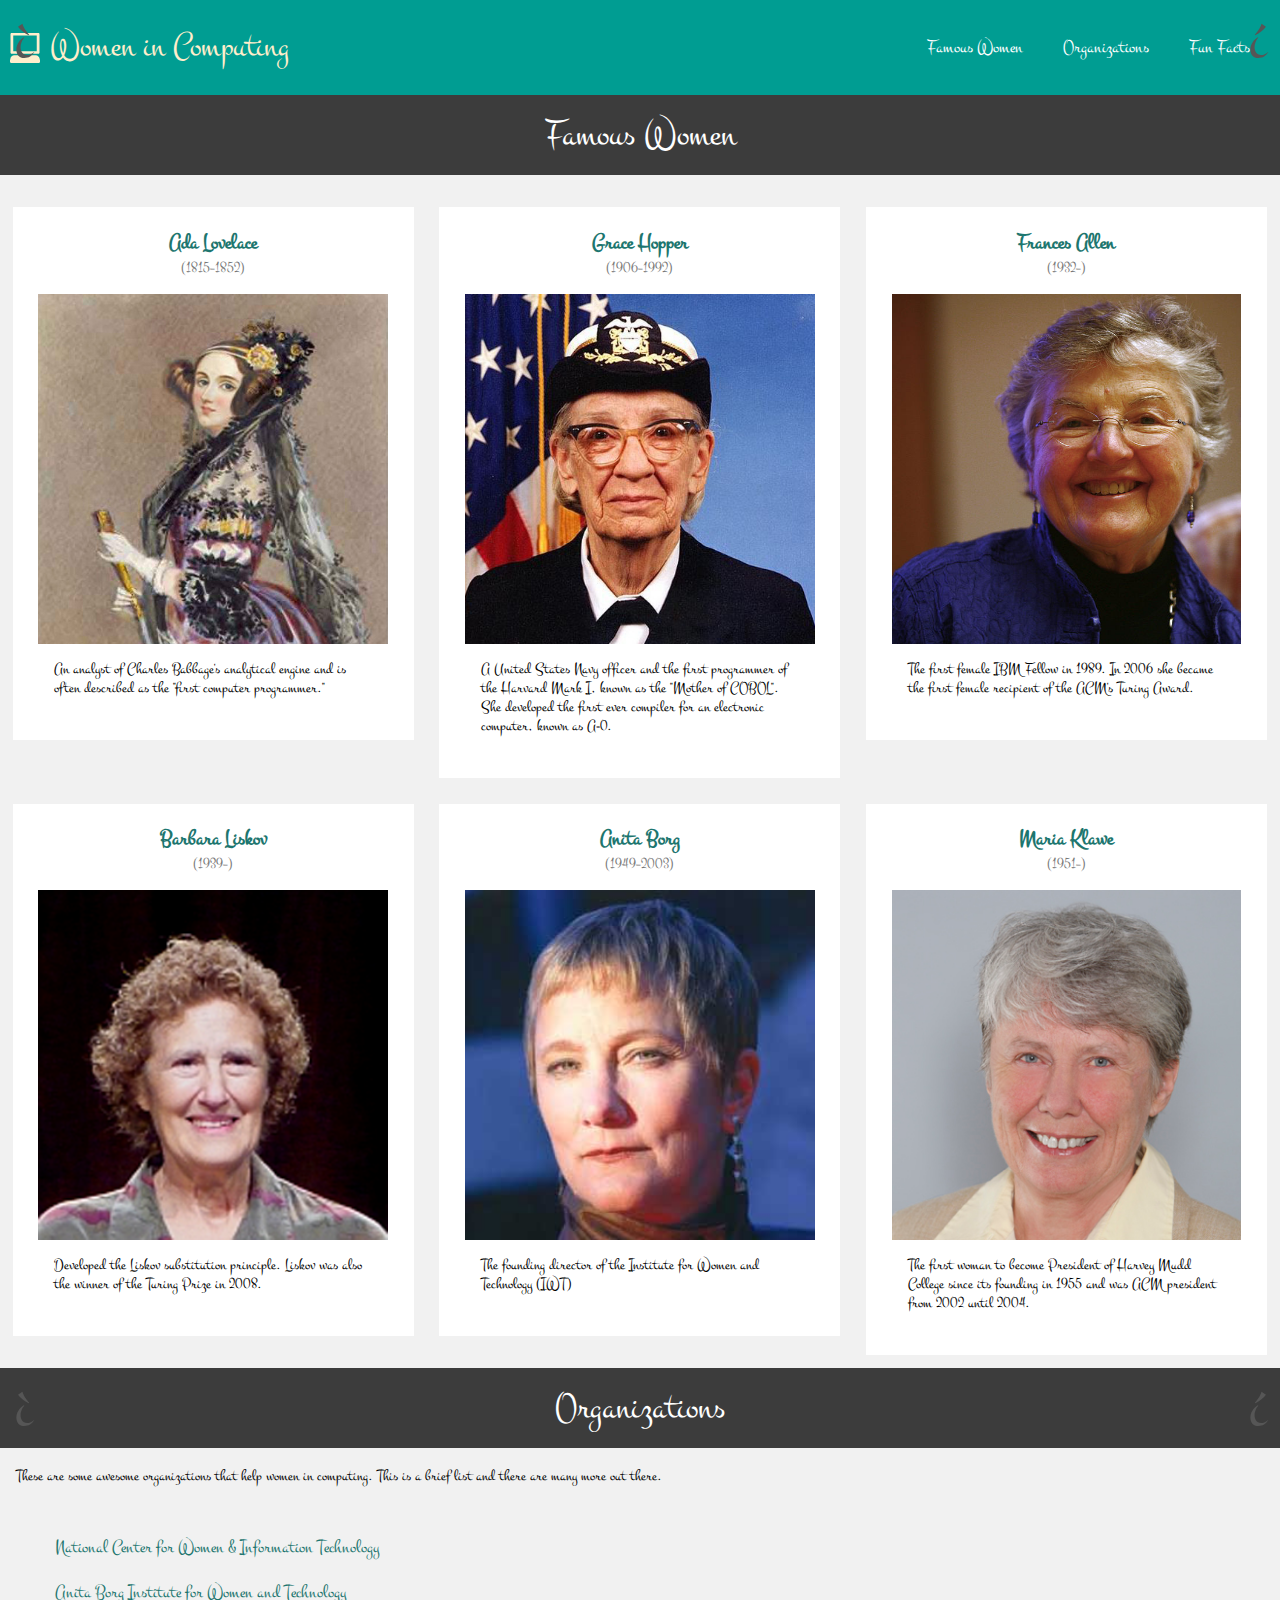
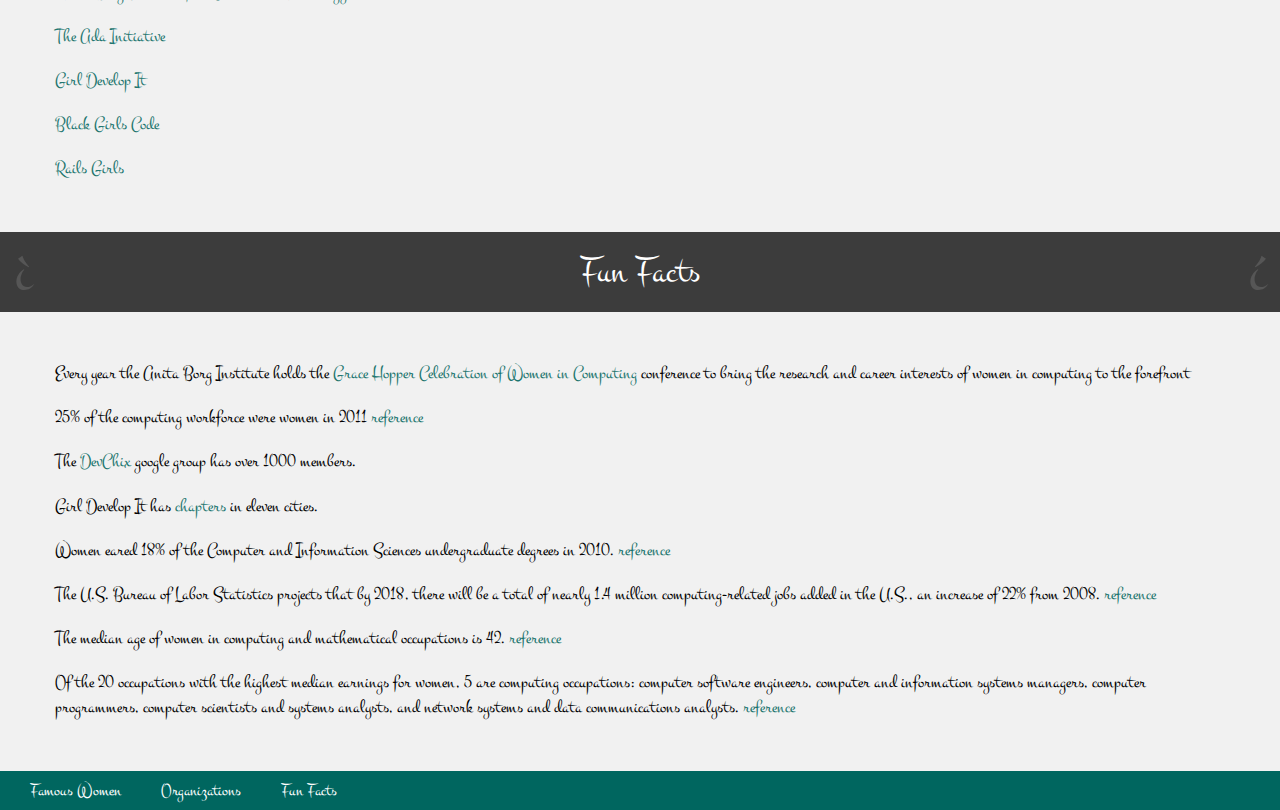
<file: unit1_week1/practice/index.html>
<!DOCTYPE HTML PUBLIC "-//W3C//DTD HTML 4.01//EN" "http://www.w3.org/TR/html4/strict.dtd">
<html>
  <head>
    <title>Women in Computing</title>
    <meta http-equiv="Content-Type" content="text/html; charset=utf-8"/>
    <!--<link rel="stylesheet" type="text/css" href="stylesheets/reset.css"-->
    <link rel="stylesheet" type="text/css" href="stylesheets/styles.css" charset="utf-8"/>
    
    <link href='http://fonts.googleapis.com/css?family=Ubuntu+Mono|Montez' rel='stylesheet' type='text/css'>
  <body>
      <header id="header">
        <h1>Women in Computing</h1>
        <nav class="nav">
          <ul>
            <li>
              <a href="#famous">Famous Women</a>
            </li>
            <li>
              <a href="#organizations">Organizations</a>
            </li>
            <li>
              <a href="#facts">Fun Facts</a>
            </li>
          </ul>
        </nav>
      </header>

      <article id="main">
        <section id="famous">
          <a name="famous"></a>
          <h2>Famous Women</h2>
          <a class="jump up" href="#">&igrave;</a>
          <a class="jump down" href="#organizations">&iacute;</a>
          <div class ="wrapper">
            <div class = "woman">
              <h3>
                <a href="http://en.wikipedia.org/wiki/Ada_Lovelace">Ada Lovelace</a>
              </h3>

              <h4>(1815&ndash;1852)</h4>
              <img src="images/ada_lovelace.jpg" alt="Ada Lovelace" />
              <p>An analyst of Charles Babbage's analytical engine and is often
                described as the "first computer programmer."</p>
            </div>
            <div class = "woman">
              <h3>
                <a href="http://en.wikipedia.org/wiki/Grace_Hopper">Grace Hopper</a>
              </h3>
              <h4>(1906&ndash;1992)</h4>
              <img src="images/grace_hopper.jpg" alt ="Grace Hopper" />
              <p>A United States Navy officer and the first programmer of the
                Harvard Mark I, known as the "Mother of COBOL". She developed the
                first ever compiler for an electronic computer, known as A-0.</p>
            </div>
            <div class = "woman">
              <h3>
                <a href="http://en.wikipedia.org/wiki/Frances_E._Allen">Frances Allen</a>
              </h3>
              <h4>(1932&ndash;)</h4>
              <img src="images/frances_allen.jpg" alt="Frances Allen" />
              <p>The first female IBM Fellow in 1989. In 2006 she became the first
                female recipient of the ACM's Turing Award.</p>
            </div>
            <div class="break woman">
              <h3>
                <a href="http://en.wikipedia.org/wiki/Barbara_Liskov">Barbara Liskov</a>
              </h3>
              <h4>(1939&ndash;)</h4>
              <img src="images/barbara_liskov.png" alt="Barbara Liskov" />
              <p>Developed the Liskov substitution principle. Liskov was also the
                winner of the Turing Prize in 2008.</p>
            </div>
            <div class = "woman">
              <h3>
                <a href="http://en.wikipedia.org/wiki/Anita_Borg">Anita Borg</a>
              </h3>
              <h4>(1949&ndash;2003)</h4>
              <img src="images/anita_borg.jpg" alt="Anita Borg" />
              <p>The founding director of the Institute for Women and Technology
                (IWT)</p>
            </div>
            <div class = "woman">
              <h3>
                <a href="http://en.wikipedia.org/wiki/Maria_Klawe">Maria Klawe</a>
              </h3>
              <h4>(1951&ndash;)</h4>
              <img src="images/maria_klawe.jpg" alt="Maria Klawe" />
              <p>The first woman to become President of Harvey Mudd College since
                its founding in 1955 and was ACM president from 2002 until 2004.</p>
            </div>
          </div>
        </section>

        <div id="organizations">
          <a name="organizations"></a>
          <h2>Organizations</h2>
          <a class="jump up" href="#famous">&igrave;</a>
          <a class="jump down" href="#facts">&iacute;</a>
          <div class = "wrapper">
            <p>These are some awesome organizations that help women in computing.
              This is a brief list and there are many more out there.</p>

            <ul>
              <li>
                <a href="http://www.ncwit.org/">National Center for Women &amp; Information Technology</a>
                <img src="images/logos/ncwit.png" alt="National Center for Women &amp; Information Technology logo" />
              </li>
              <li>
                <a href="http://anitaborg.org/">Anita Borg Institute for Women and Technology</a>
                <img src="images/logos/anitaborg.gif" alt="Anita Borg Institute for Women and Technology logo" />
              </li>
              <li>
                <a href="http://adainitiative.org/">The Ada Initiative</a>
                <img src="images/logos/adainitiative.png" alt="The Ada Initiative logo" />
              </li>
              <li>
                <a href="http://girldevelopit.com/">Girl Develop It</a>
                <img src="images/logos/gdi.png" alt="Girl Develop It logo" />
              </li>
              <li>
                <a href="http://www.blackgirlscode.com/">Black Girls Code</a>
                <img src="images/logos/blackgirlscode.jpg" alt="Black Girls Code logo" />
              </li>
              <li>
                <a href="http://railsgirls.com/">Rails Girls</a>
                <img src="images/logos/railsgirls.png" alt="Rails Girls logo" />
              </li>
            </ul>
          </div>
        </div>

        <div id="facts">
          <a name="facts"></a>
          <h2>Fun Facts</h2>
          <a class="jump up" href="#organizations">&igrave;</a>
          <a class="jump down" href="#bottom">&iacute;</a>
          <div class = "wrapper">
            <ul>
              <li>Every year the Anita Borg Institute holds the
                <a href="http://anitaborg.org/initiatives/ghc/">Grace Hopper
                Celebration of Women in Computing</a> conference to bring the
                research and career interests of women in computing to the
                forefront</li>
              <li>25% of the computing workforce were women in 2011
                <a href="http://www.bls.gov/cps/cpsaat11.htm">reference</a></li>
              <li>The <a href="https://twitter.com/DevChix">DevChix</a> google group has over 1000 members.</li>
              <li>Girl Develop It has <a href="http://girldevelopit.com/chapters">chapters</a> in eleven cities.</li>
              <li>Women eared 18% of the Computer and Information Sciences
                undergraduate degrees in 2010. <a href="http://www.ncwit.org/sites/default/files/resources/2012bythenumbers_web.pdf">
                reference</a></li>
              <li>The U.S. Bureau of Labor Statistics projects that by 2018, there
                will be a total of nearly 1.4 million computing-related jobs added
                in the U.S., an increase of 22% from 2008.
                <a href="http://www.ncwit.org/sites/default/files/resources/scorecard2010_printversion_web.pdf">reference</a></li>
              <li>The median age of women in computing and mathematical occupations
                is 42. <a href="http://www.ncwit.org/blog/did-you-know-demographics-technical-women">reference</a></li>
              <li>Of the 20 occupations with the highest median earnings for women,
                5 are computing occupations: computer software engineers, computer
                and information systems managers, computer programmers, computer
                scientists and systems analysts, and network systems and data
                communications analysts. <a href="http://www.ncwit.org/blog/did-you-know-demographics-technical-women">reference</a></li>
            </ul>
            </div>
        </div>
      </article>
      <footer id="footer">
        <div class="nav">
          <ul>
            <li>
              <a href="#famous">Famous Women</a>
            </li>
            <li>
              <a href="#organizations">Organizations</a>
            </li>
            <li>
              <a href="#facts">Fun Facts</a>
            </li>
          </ul>
        </div>
      </footer>
      <a name="bottom"></a>
  </body>
</html>
</file>
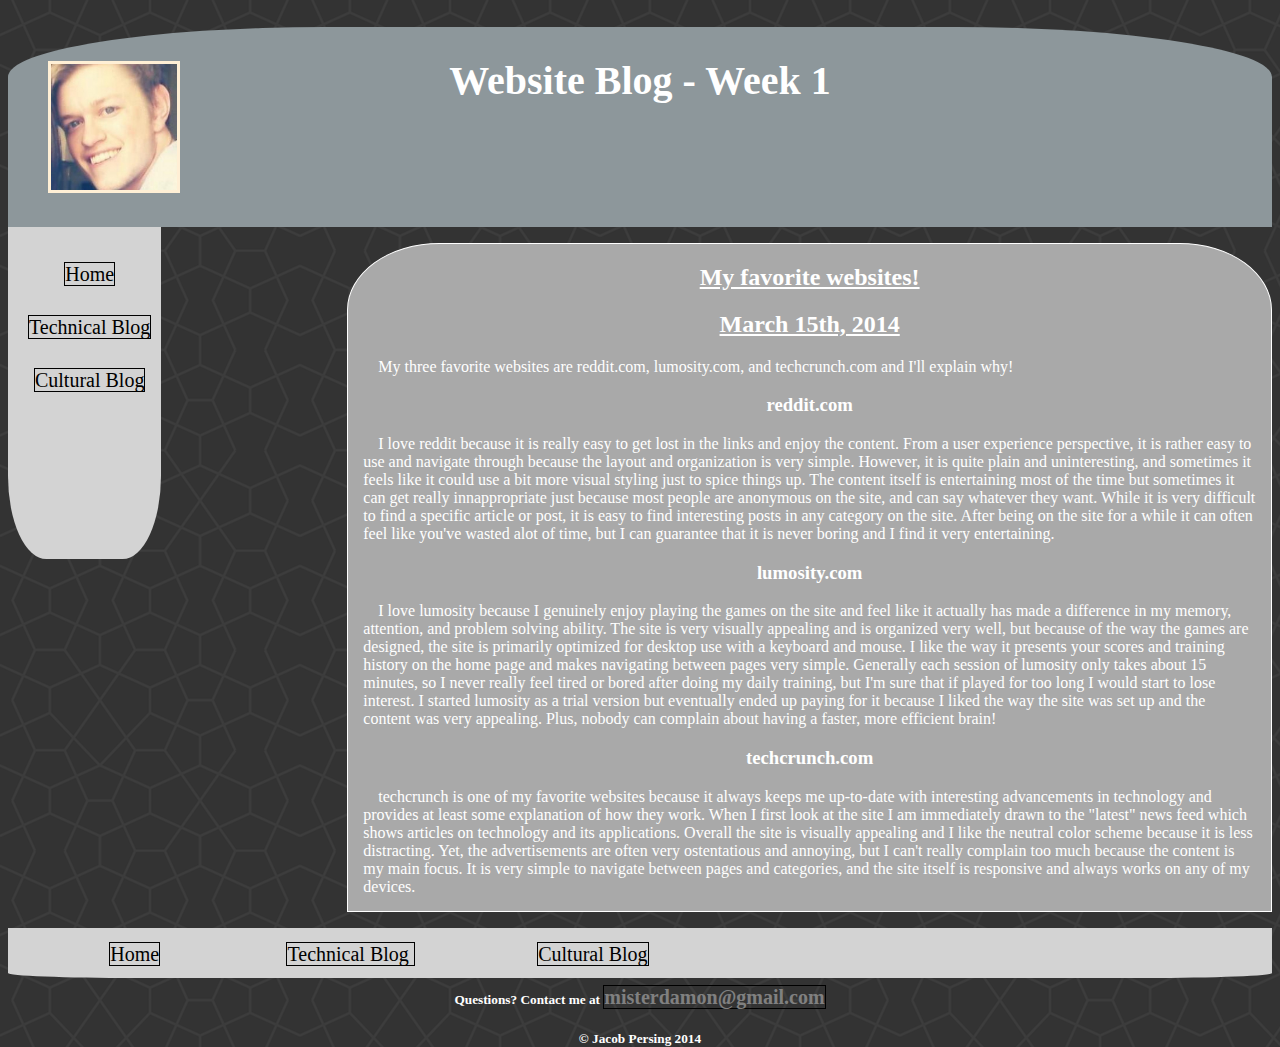
<file: blog/blog_post.html>
<!DOCTYPE html>
<html>
<head>
<title>Website Blog</title>
<link rel="stylesheet" href="../unit1_week2/stylesheets/blog_template.css"/>

</head>
<body>
	<header id="site_header">
			<h1 id= "header_text">Website Blog - Week 1</h1>

			<img id = "myself" src="../unit1_week1/images/mephoto1.jpeg"/>
		</header>

			
			<div id= "site_nav">
				<ul class= "vertical">
					<li>
						<a href = "http://misterdamon.github.io/index.html">Home</a>
					</li>
					<li>
						<a href = "http://misterdamon.github.io/blog/tech_blog.html"> Technical Blog </a>
					</li>
					<li>
						<a href = "http://misterdamon.github.io/blog/cultural_blog.html">Cultural Blog</a>
					</li>
				</ul>
			</div>
			
				<section id = "blog_content">
					<h2>My favorite websites!</h2>
					<h2>March 15th, 2014</h2>
					<p> My three favorite websites are reddit.com, lumosity.com, and techcrunch.com and I'll explain why!</p>

					<h3>reddit.com</h3>
						<p> I love reddit because it is really easy to get lost in the links and enjoy the content. From a user experience perspective, it is rather easy to use and navigate through because the layout and organization is very simple. However, it is quite plain and uninteresting, and sometimes it feels like it could use a bit more visual styling just to spice things up. The content itself is entertaining most of the time but sometimes it can get really innappropriate just because most people are anonymous on the site, and can say whatever they want. While it is very difficult to find a specific article or post, it is easy to find interesting posts in any category on the site. After being on the site for a while it can often feel like you've wasted alot of time, but I can guarantee that it is never boring and I find it very entertaining. 
						</p>

					<h3> lumosity.com </h3>
						<p> I love lumosity because I genuinely enjoy playing the games on the site and feel like it actually has made a difference in my memory, attention, and problem solving ability. The site is very visually appealing and is organized very well, but because of the way the games are designed, the site is primarily optimized for desktop use with a keyboard and mouse. I like the way it presents your scores and training history on the home page and makes navigating between pages very simple. Generally each session of lumosity only takes about 15 minutes, so I never really feel tired or bored after doing my daily training, but I'm sure that if played for too long I would start to lose interest. I started lumosity as a trial version but eventually ended up paying for it because I liked the way the site was set up and the content was very appealing. Plus, nobody can complain about having a faster, more efficient brain!
						</p>

					<h3> techcrunch.com </h3>
						<p> techcrunch is one of my favorite websites because it always keeps me up-to-date with interesting advancements in technology and provides at least some explanation of how they work. When I first look at the site I am immediately drawn to the "latest" news feed which shows articles on technology and its applications. Overall the site is visually appealing and I like the neutral color scheme because it is less distracting. Yet, the advertisements are often very ostentatious and annoying, but I can't really complain too much because the content is my main focus. It is very simple to navigate between pages and categories, and the site itself is responsive and always works on any of my devices. 
						</p>
				</section>	

				<div id="footdown" style="clear:both;"></div>
				
				<footer id='foot'>
					<ul id="foot_ul">
					<li class= "foot_link">
						<a href = "http://misterdamon.github.io/index.html">Home</a>
					</li>
					<li class= "foot_link">
						<a href = "http://misterdamon.github.io/blog/tech_blog.html"> Technical Blog </a>
					</li>
					<li class= "foot_link">
						<a href = "http://misterdamon.github.io/blog/cultural_blog.html">Cultural Blog</a>
					</li>
					</ul>
					<h5>
					Questions? Contact me at <a id = "email" href="mailto:misterdamon@gmail.com">misterdamon@gmail.com</a>
					</h5>
					<h5> &copy; Jacob Persing 2014 </h5>
				</footer>
			

	</body>

</html>
</file>
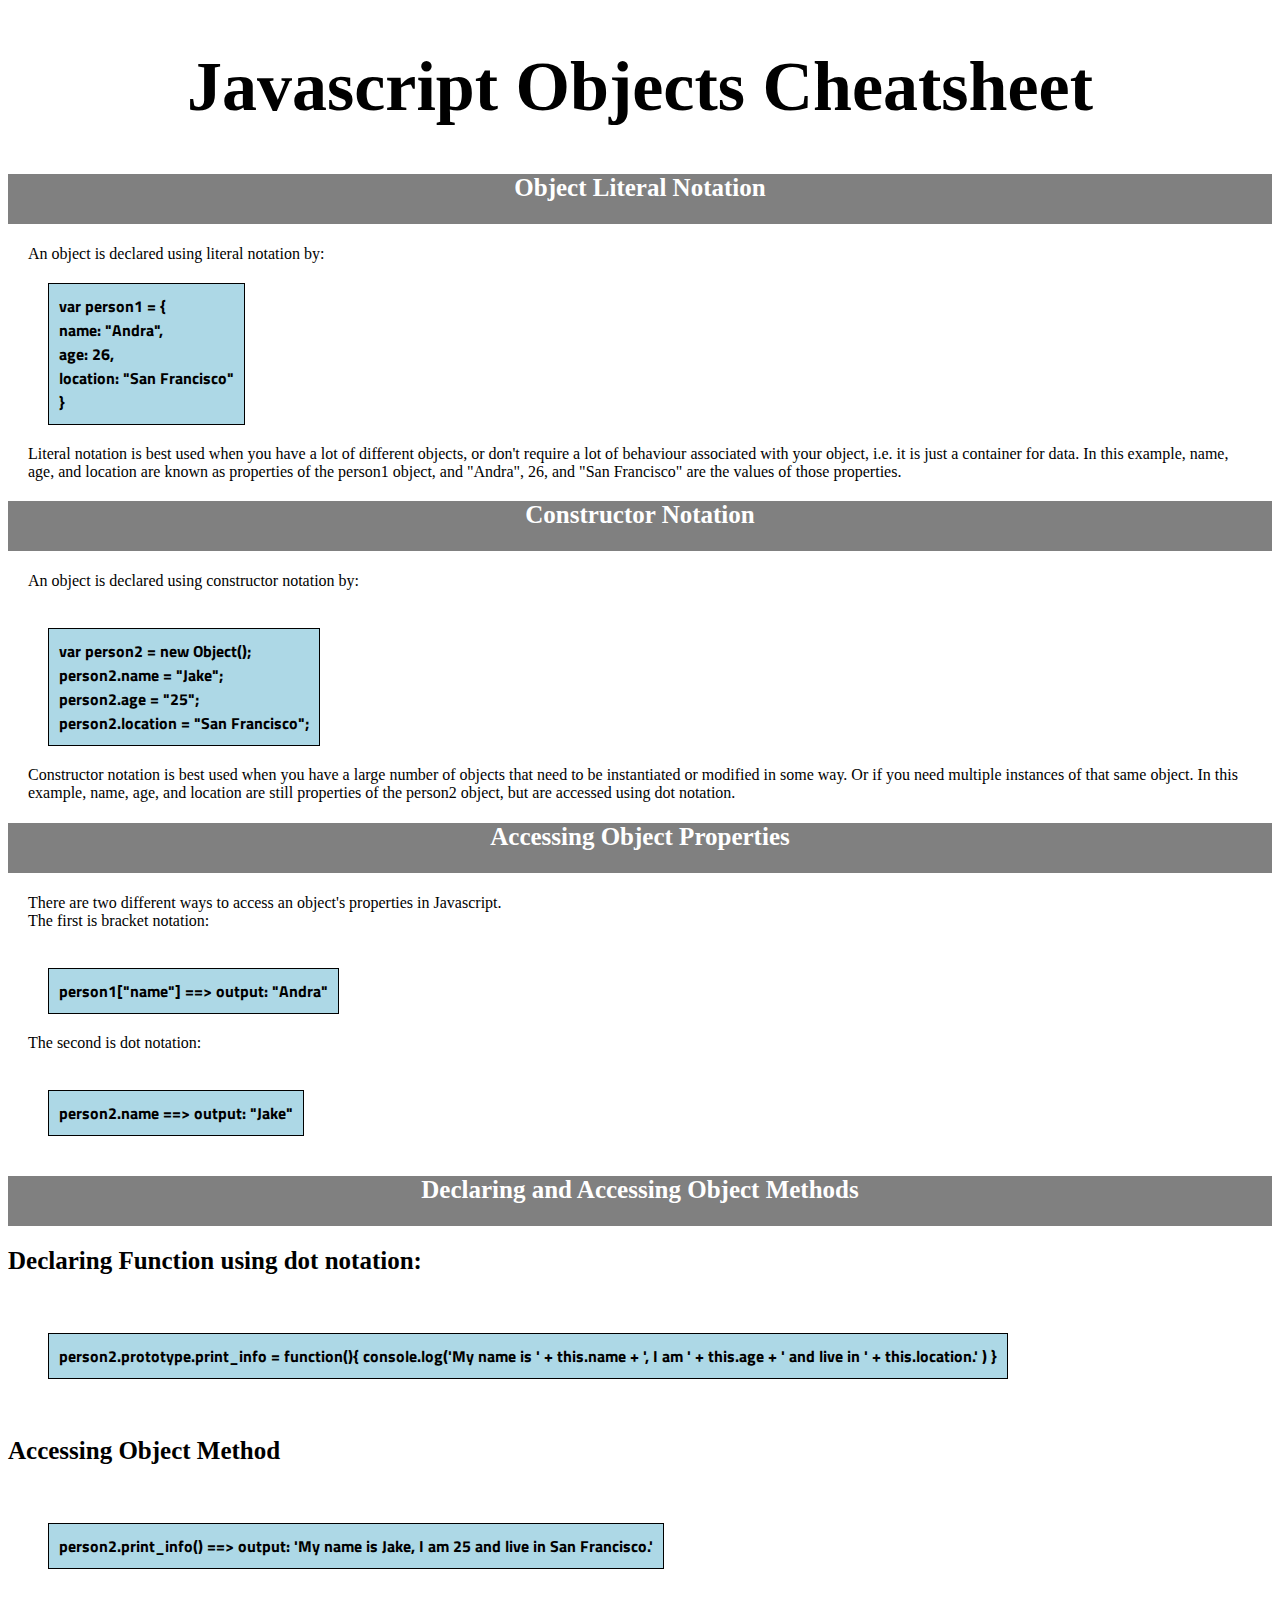
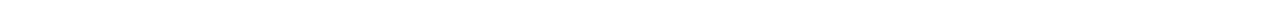
<file: blog/cheatsheet1.html>
<!DOCTYPE html>
<html>
<head>
  <title>JS Cheatsheet</title>
  <link rel='stylesheet' type='text/css' href='cheatsheet1.css'>
  <link href='http://fonts.googleapis.com/css?family=Titillium+Web' rel='stylesheet' type='text/css'>
</head>
<body>
<header id = 'header'>
  <h1>Javascript Objects Cheatsheet</h1>
</header>
<div class='wrapper'>
  <h2>Object Literal Notation</h2>
    <p>
    An object is declared using literal notation by: </br>
      <span class='code'>
      var person1 = { </br>
        name: "Andra", </br>
        age: 26, </br>
        location: "San Francisco" </br>
      } </br>
      </span></br>
      Literal notation is best used when you have a lot of different objects, or don't require a lot of behaviour associated with your object, i.e. it is just a container for data.
      In this example, name, age, and location are known as properties of the person1 object, and "Andra", 26, and "San Francisco" are the values of those 
      properties.
    </p>
  <h2> Constructor Notation</h2>
    <p>
      An object is declared using constructor notation by: </br></br>
      <span class='code'>
      var person2 = new Object();<br>
      person2.name = "Jake"; <br>
      person2.age = "25";<br>
      person2.location = "San Francisco";<br>
      </span> <br>
      Constructor notation is best used when you have a large number of objects that need to be instantiated or modified in some way. Or if you need multiple instances of that same object.
      In this example, name, age, and location are still properties of the person2 object, but are accessed using dot notation.
    </p>
  <h2>Accessing Object Properties</h2>
    <p>
      There are two different ways to access an object's properties in Javascript.<br>
      The first is bracket notation: <br><br>
      <span class='code'>
      person1["name"] ==> output: "Andra"<br>
      </span><br>
      The second is dot notation: <br><br>
      <span class='code'>
      person2.name ==> output: "Jake"   
      </span><br>
    </p>
  <h2>Declaring and Accessing Object Methods</h2>
      <h4>Declaring Function using dot notation:</h4><br>
    <p>
      <span class='code'>
      person2.prototype.print_info = function(){ 
        console.log('My name is ' + this.name + ', I am ' + this.age + ' and live in ' + this.location.' )
      }
      </span><br><br>
    </p>
      <h4>Accessing Object Method</h4><br>
    <p>
      <span class='code'>
        person2.print_info() ==> output: 'My name is Jake, I am 25 and live in San Francisco.'
      </span>
    </p>
</div>  
</body>
</html>
</file>
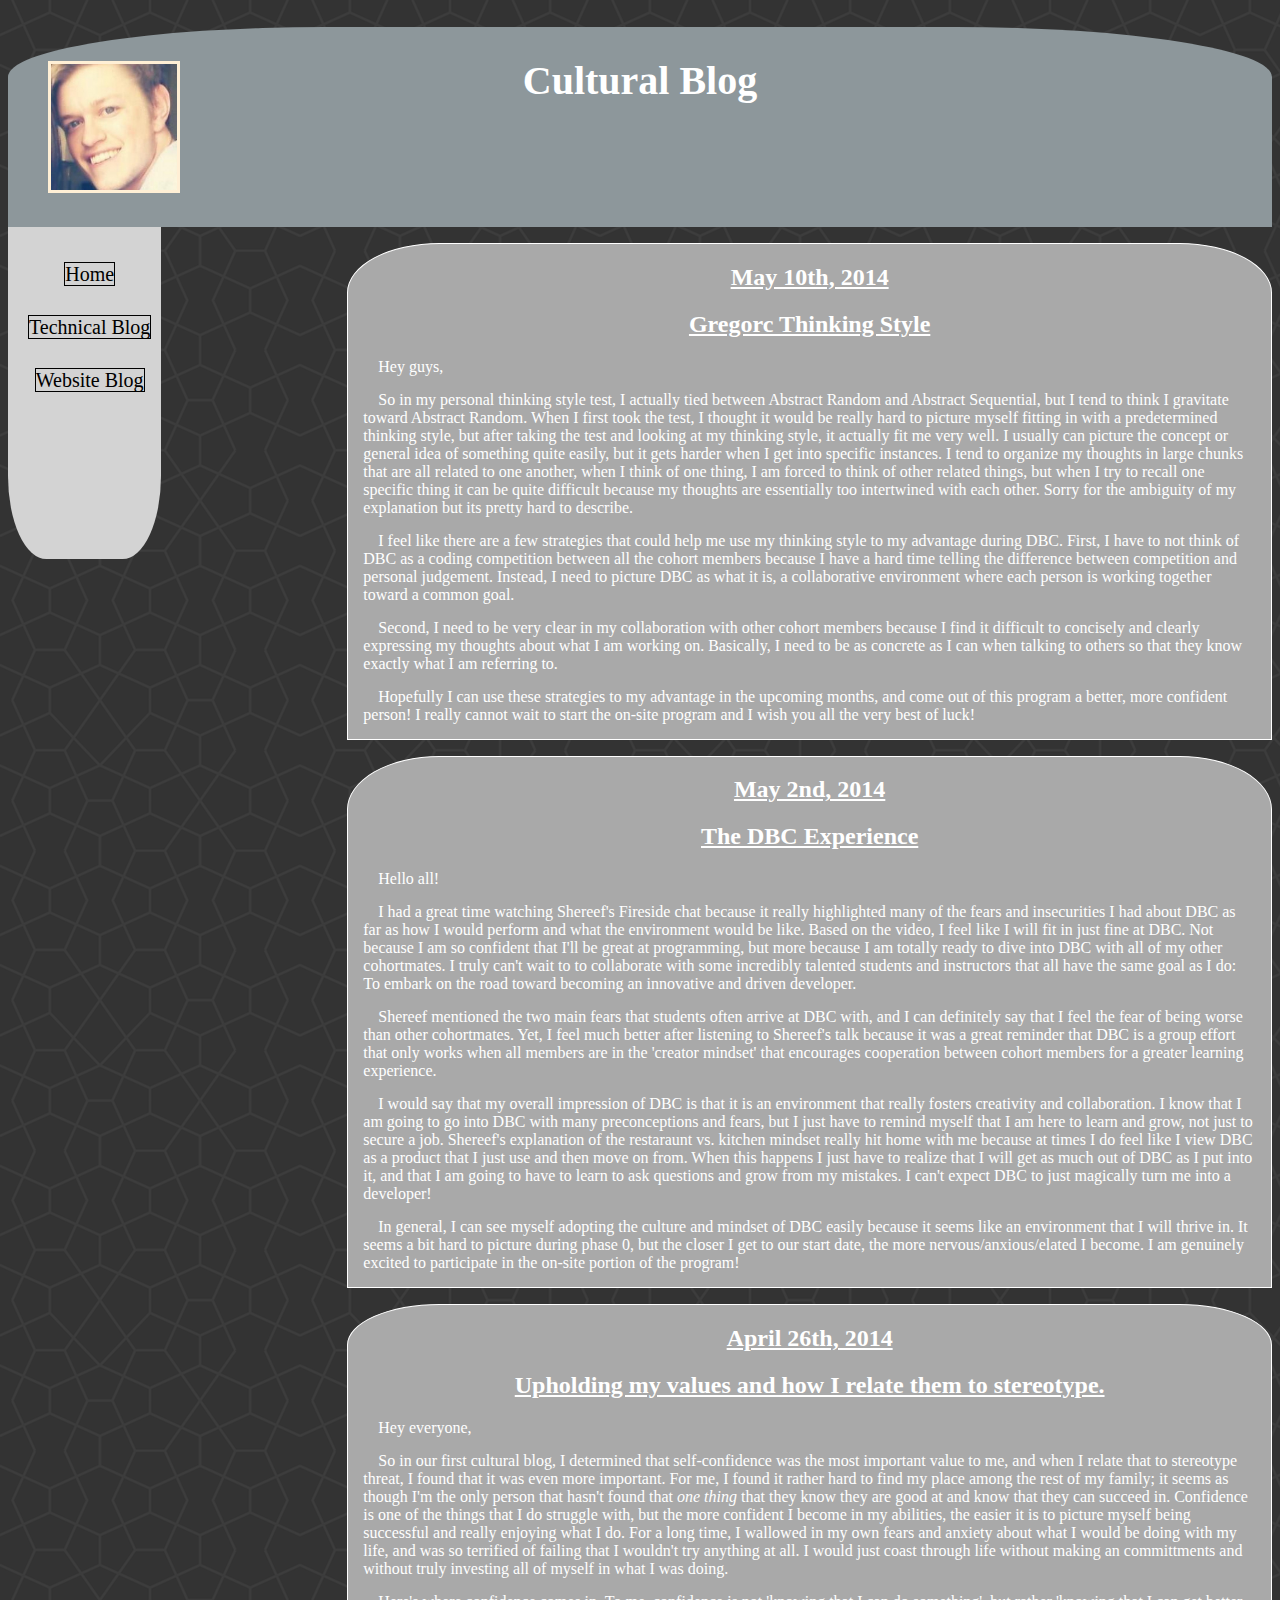
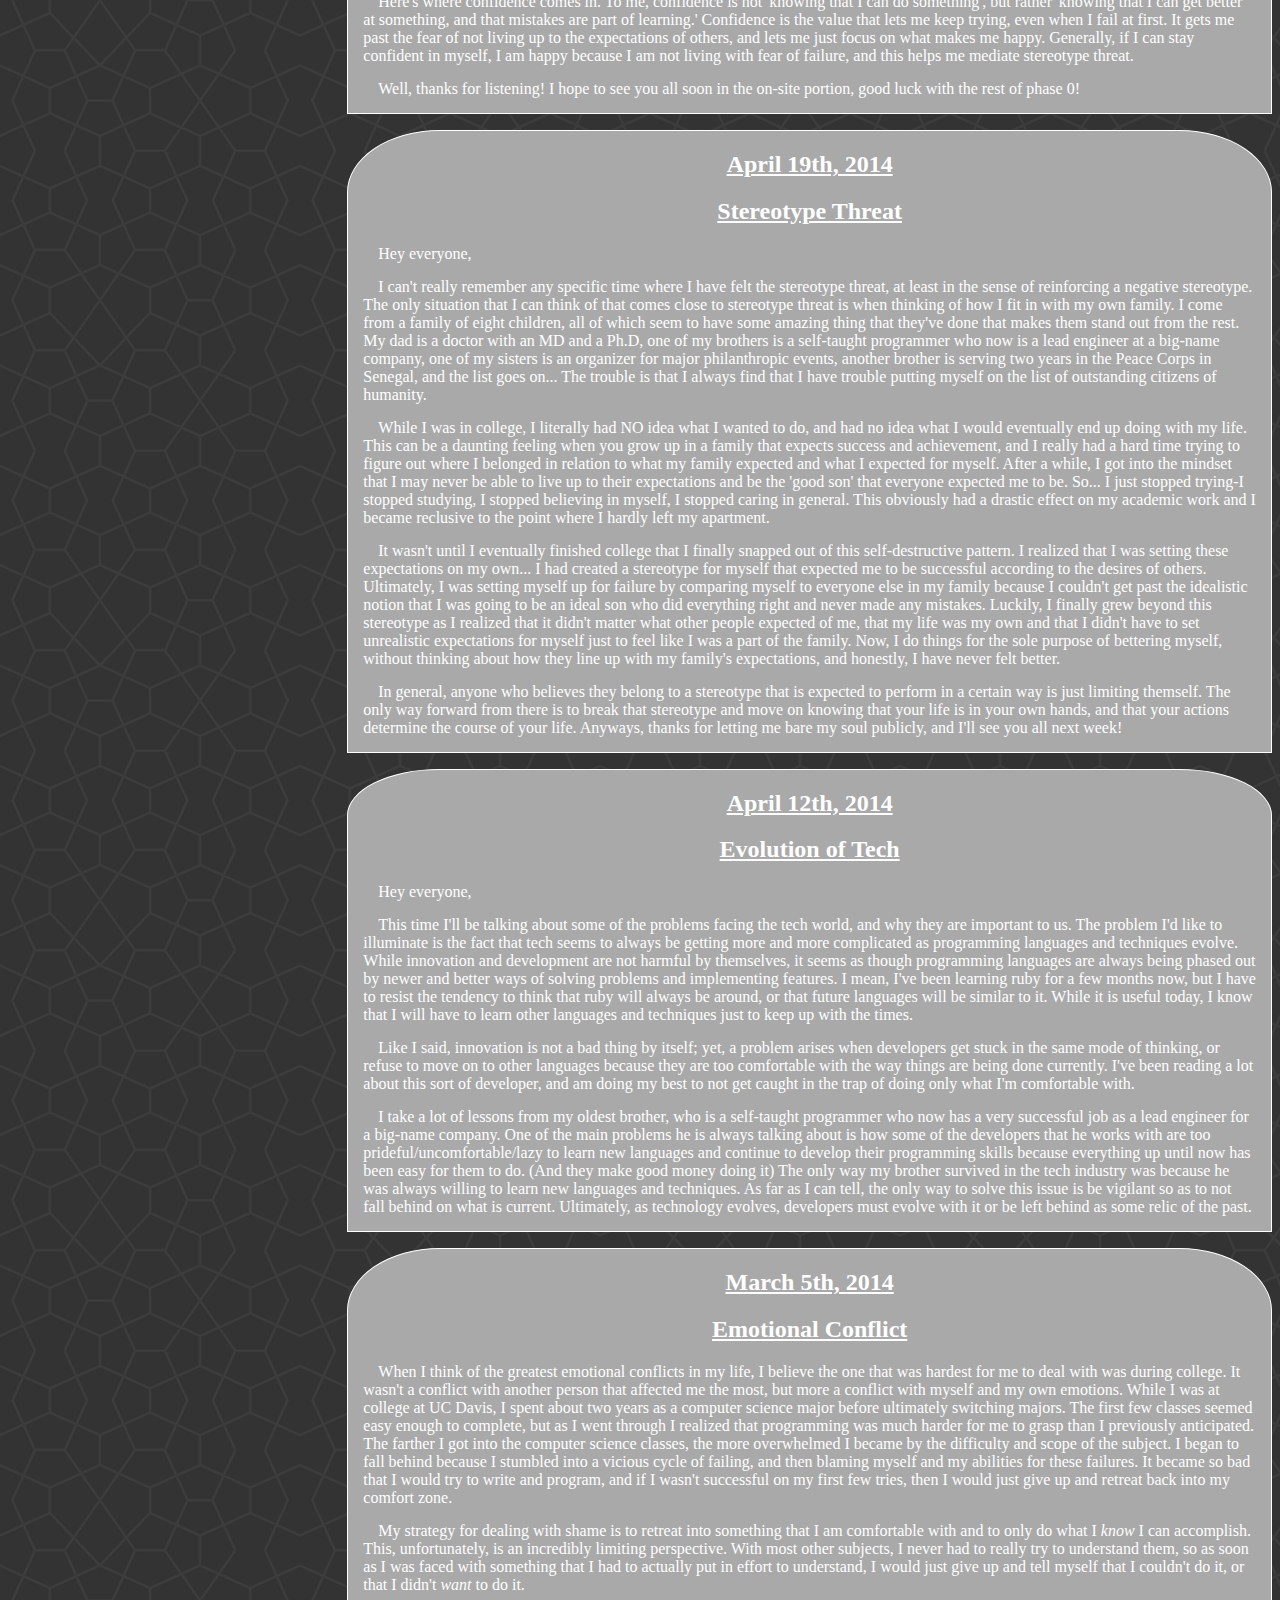
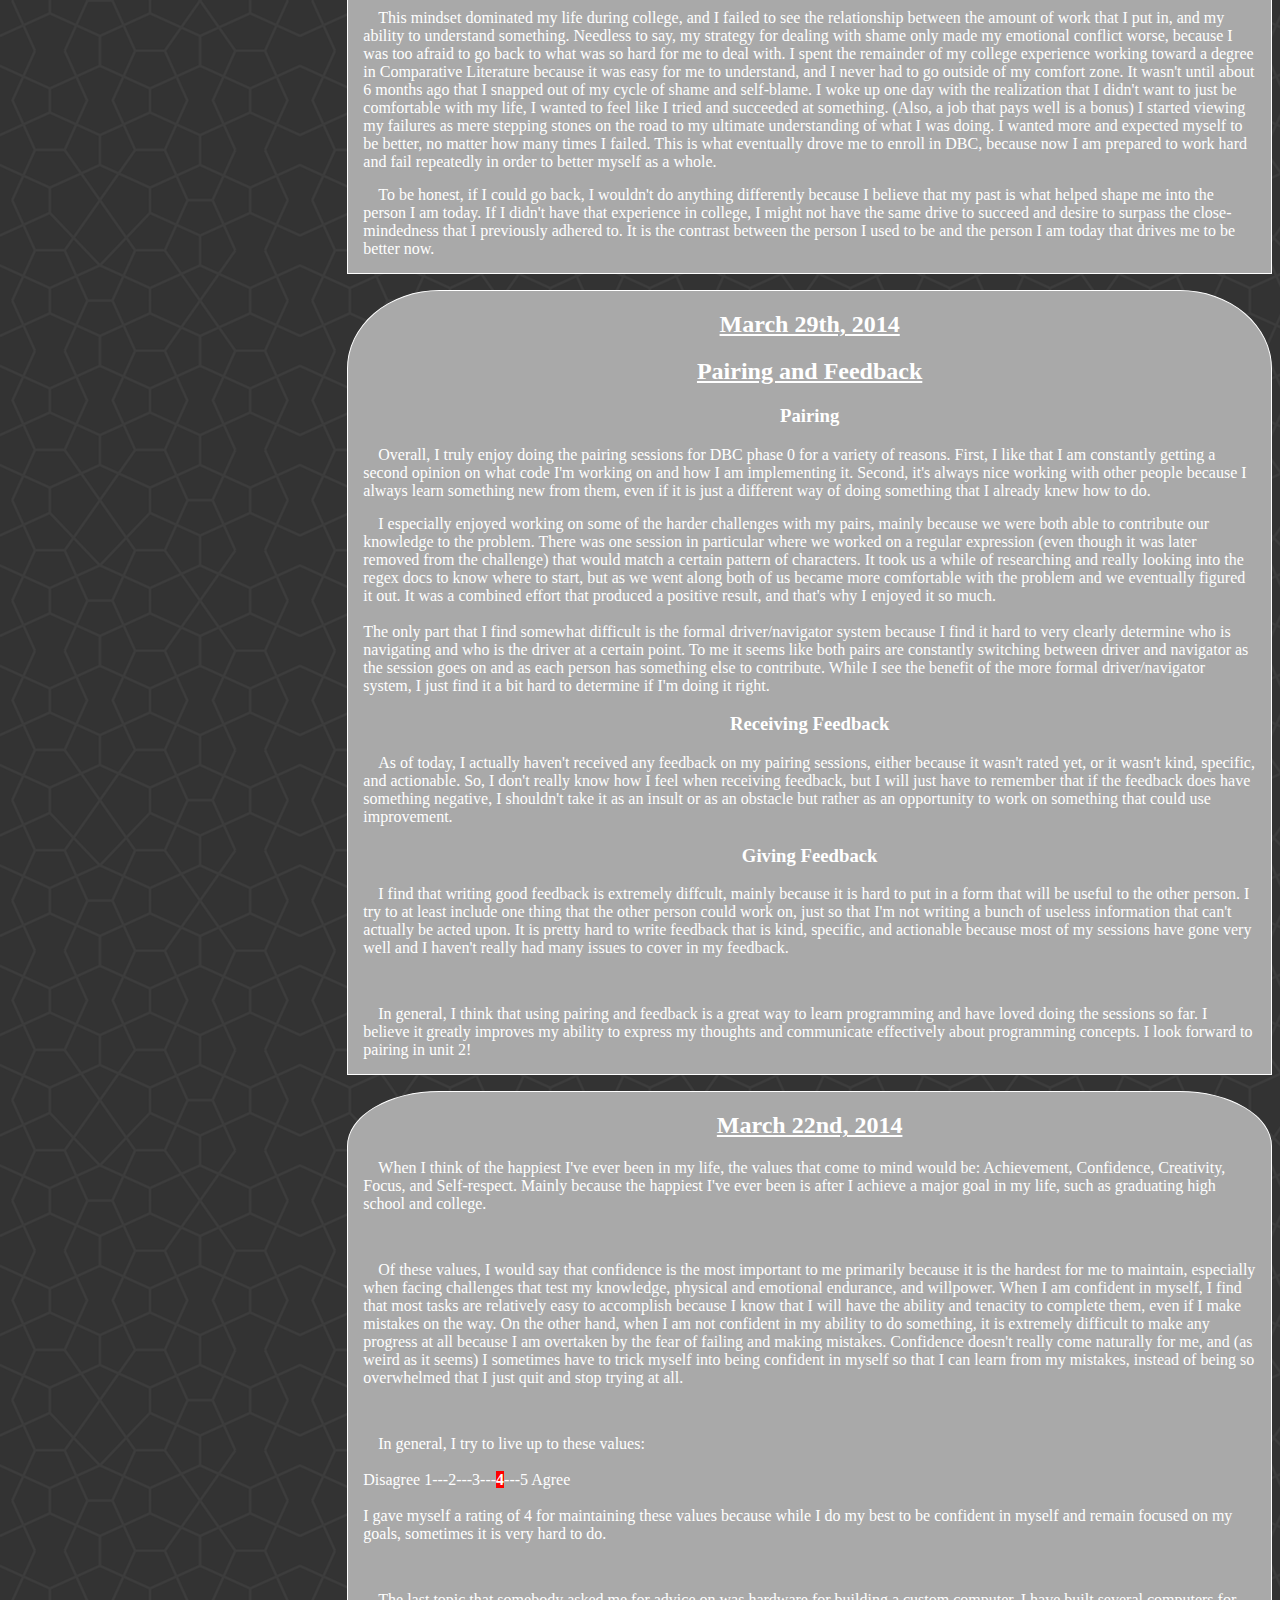
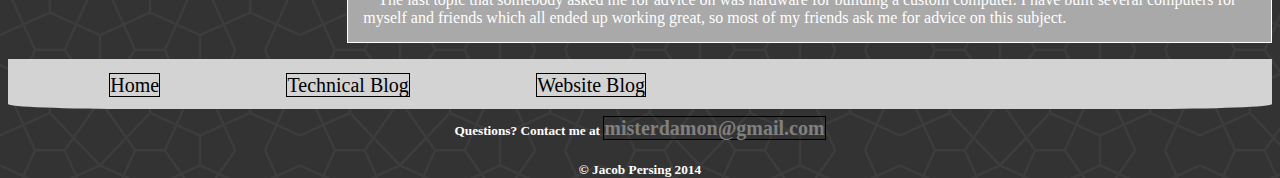
<file: blog/cultural_blog.html>
<!DOCTYPE html>
<html>
<head>
	<title>Cultural Blog</title>
	<link rel="stylesheet" href="../unit1_week2/stylesheets/blog_template.css"/>
</head>
<body>
	<header id="site_header">
			<h1 id= "header_text">Cultural Blog</h1>
			<img id = "myself" src="../unit1_week1/images/mephoto1.jpeg"/>
		</header>

			<div id= "site_nav">
				<ul class= "vertical">
					<li>
						<a href="http://misterdamon.github.io/index.html" 
						id = "home_link">Home</a>
					</li>
					<li>
						<a href="http://misterdamon.github.io/blog/tech_blog.html" id="cultural_link">Technical Blog</a>
					</li>
					<li>
						<a href="http://misterdamon.github.io/blog/blog_post.html"> Website Blog </a>
					</li>
				</ul>
			</div>

				<section id = "blog_content">
					<h2> May 10th, 2014 </h2>
					<h2> Gregorc Thinking Style </h2>

					<p> Hey guys, </p>

					<p> So in my personal thinking style test, I actually tied between Abstract Random and Abstract Sequential, but I tend to think I gravitate toward Abstract Random. When I first took the test, I thought it would be really hard to picture myself fitting in with a predetermined thinking style, but after taking the test and looking at my thinking style, it actually fit me very well. I usually can picture the concept or general idea of something quite easily, but it gets harder when I get into specific instances. I tend to organize my thoughts in large chunks that are all related to one another, when I think of one thing, I am forced to think of other related things, but when I try to recall one specific thing it can be quite difficult because my thoughts are essentially too intertwined with each other. Sorry for the ambiguity of my explanation but its pretty hard to describe. </p>

					<p> I feel like there are a few strategies that could help me use my thinking style to my advantage during DBC. First, I have to not think of DBC as a coding competition between all the cohort members because I have a hard time telling the difference between competition and personal judgement. Instead, I need to picture DBC as what it is, a collaborative environment where each person is working together toward a common goal. </p>

					<p> Second, I need to be very clear in my collaboration with other cohort members because I find it difficult to concisely and clearly expressing my thoughts about what I am working on. Basically, I need to be as concrete as I can when talking to others so that they know exactly what I am referring to. </p>

				  <p> Hopefully I can use these strategies to my advantage in the upcoming months, and come out of this program a better, more confident person! I really cannot wait to start the on-site program and I wish you all the very best of luck! </p> 
				</section>
				<section id = "blog_content">
					<h2> May 2nd, 2014 </h2>
					<h2> The DBC Experience </h2>

					<p> Hello all! </p> 

					<p> I had a great time watching Shereef's Fireside chat because it really highlighted many of the fears and insecurities I had about DBC as far as how I would perform and what the environment would be like. Based on the video, I feel like I will fit in just fine at DBC. Not because I am so confident that I'll be great at programming, but more because I am totally ready to dive into DBC with all of my other cohortmates. I truly can't wait to to collaborate with some incredibly talented students and instructors that all have the same goal as I do: To embark on the road toward becoming an innovative and driven developer. </p>

					<p> Shereef mentioned the two main fears that students often arrive at DBC with, and I can definitely say that I feel the fear of being worse than other cohortmates. Yet, I feel much better after listening to Shereef's talk because it was a great reminder that DBC is a group effort that only works when all members are in the 'creator mindset' that encourages cooperation between cohort members for a greater learning experience. </p>

					<p> I would say that my overall impression of DBC is that it is an environment that really fosters creativity and collaboration. I know that I am going to go into DBC with many preconceptions and fears, but I just have to remind myself that I am here to learn and grow, not just to secure a job. Shereef's explanation of the restaraunt vs. kitchen mindset really hit home with me because at times I do feel like I view DBC as a product that I just use and then move on from. When this happens I just have to realize that I will get as much out of DBC as I put into it, and that I am going to have to learn to ask questions and grow from my mistakes. I can't expect DBC to just magically turn me into a developer! </p>

					<p> In general, I can see myself adopting the culture and mindset of DBC easily because it seems like an environment that I will thrive in. It seems a bit hard to picture during phase 0, but the closer I get to our start date, the more nervous/anxious/elated I become. I am genuinely excited to participate in the on-site portion of the program! 
				</section>
				<section id = "blog_content">
				<h2> April 26th, 2014 </h2>
				<h2> Upholding my values and how I relate them to stereotype. </h2>

				<p> Hey everyone, </p>

				<p> So in our first cultural blog, I determined that self-confidence was the most important value to me, and when I relate that to stereotype threat, I found that it was even more important. For me, I found it rather hard to find my place among the rest of my family; it seems as though I'm the only person that hasn't found that <em>one thing</em> that they know they are good at and know that they can succeed in. Confidence is one of the things that I do struggle with, but the more confident I become in my abilities, the easier it is to picture myself being successful and really enjoying what I do. For a long time, I wallowed in my own fears and anxiety about what I would be doing with my life, and was so terrified of failing that I wouldn't try anything at all. I would just coast through life without making an committments and without truly investing all of myself in what I was doing. 
				</p>

				<p> Here's where confidence comes in. To me, confidence is not 'knowing that I can do something', but rather 'knowing that I can get better at something, and that mistakes are part of learning.' Confidence is the value that lets me keep trying, even when I fail at first. It gets me past the fear of not living up to the expectations of others, and lets me just focus on what makes me happy. Generally, if I can stay confident in myself, I am happy because I am not living with fear of failure, and this helps me mediate stereotype threat. 
				</p>

				<p> Well, thanks for listening! I hope to see you all soon in the on-site portion, good luck with the rest of phase 0! </p>
				</section>

				<section id = "blog_content">
					<h2> April 19th, 2014 </h2>
					<h2> Stereotype Threat </h2>

					<p> Hey everyone, </br> </p>

					<p> I can't really remember any specific time where I have felt the stereotype threat, at least in the sense of reinforcing a negative stereotype. The only situation that I can think of that comes close to stereotype threat is when thinking of how I fit in with my own family. I come from a family of eight children, all of which seem to have some amazing thing that they've done that makes them stand out from the rest. My dad is a doctor with an MD and a Ph.D, one of my brothers is a self-taught programmer who now is a lead engineer at a big-name company, one of my sisters is an organizer for major philanthropic events, another brother is serving two years in the Peace Corps in Senegal, and the list goes on... The trouble is that I always find that I have trouble putting myself on the list of outstanding citizens of humanity.</p>

					<p> While I was in college, I literally had NO idea what I wanted to do, and had no idea what I would eventually end up doing with my life. This can be a daunting feeling when you grow up in a family that expects success and achievement, and I really had a hard time trying to figure out where I belonged in relation to what my family expected and what I expected for myself. After a while, I got into the mindset that I may never be able to live up to their expectations and be the 'good son' that everyone expected me to be. So... I just stopped trying-I stopped studying, I stopped believing in myself, I stopped caring in general. This obviously had a drastic effect on my academic work and I became reclusive to the point where I hardly left my apartment. 
					</p>

					<p> It wasn't until I eventually finished college that I finally snapped out of this self-destructive pattern. I realized that I was setting these expectations on my own... I had created a stereotype for myself that expected me to be successful according to the desires of others. Ultimately, I was setting myself up for failure by comparing myself to everyone else in my family because I couldn't get past the idealistic notion that I was going to be an ideal son who did everything right and never made any mistakes. Luckily, I finally grew beyond this stereotype as I realized that it didn't matter what other people expected of me, that my life was my own and that I didn't have to set unrealistic expectations for myself just to feel like I was a part of the family. Now, I do things for the sole purpose of bettering myself, without thinking about how they line up with my family's expectations, and honestly, I have never felt better. 
					</p>

					<p> In general, anyone who believes they belong to a stereotype that is expected to perform in a certain way is just limiting themself. The only way forward from there is to break that stereotype and move on knowing that your life is in your own hands, and that your actions determine the course of your life. Anyways, thanks for letting me bare my soul publicly, and I'll see you all next week!
					</p>
				</section>
				<section id = "blog_content">
				<h2> April 12th, 2014 </h2>
				<h2> Evolution of Tech</h2>

				<p> Hey everyone, </br> </p>

				<p>This time I'll be talking about some of the problems facing the tech world, and why they are important to us. The problem I'd like to illuminate is the fact that tech seems to always be getting more and more complicated as programming languages and techniques evolve. While innovation and development are not harmful by themselves, it seems as though programming languages are always being phased out by newer and better ways of solving problems and implementing features. I mean, I've been learning ruby for a few months now, but I have to resist the tendency to think that ruby will always be around, or that future languages will be similar to it. While it is useful today, I know that I will have to learn other languages and techniques just to keep up with the times. </p>

				<p> Like I said, innovation is not a bad thing by itself; yet, a problem arises when developers get stuck in the same mode of thinking, or refuse to move on to other languages because they are too comfortable with the way things are being done currently. I've been reading a lot about this sort of developer, and am doing my best to not get caught in the trap of doing only what I'm comfortable with. </p>
				<p>I take a lot of lessons from my oldest brother, who is a self-taught programmer who now has a very successful job as a lead engineer for a big-name company. One of the main problems he is always talking about is how some of the developers that he works with are too prideful/uncomfortable/lazy to learn new languages and continue to develop their programming skills because everything up until now has been easy for them to do. (And they make good money doing it) The only way my brother survived in the tech industry was because he was always willing to learn new languages and techniques. As far as I can tell, the only way to solve this issue is be vigilant so as to not fall behind on what is current. Ultimately, as technology evolves, developers must evolve with it or be left behind as some relic of the past. 
				</p>

				
				</section>

				<section id = "blog_content">
				<h2> March 5th, 2014 </h2>
				<h2> Emotional Conflict </h2>
				<p> When I think of the greatest emotional conflicts in my life, I believe the one that was hardest for me to deal with was during college. It wasn't a conflict with another person that affected me the most, but more a conflict with myself and my own emotions. While I was at college at UC Davis, I spent about two years as a computer science major before ultimately switching majors. The first few classes seemed easy enough to complete, but as I went through I realized that programming was much harder for me to grasp than I previously anticipated. The farther I got into the computer science classes, the more overwhelmed I became by the difficulty and scope of the subject. I began to fall behind because I stumbled into a vicious cycle of failing, and then blaming myself and my abilities for these failures. It became so bad that I would try to write and program, and if I wasn't successful on my first few tries, then I would just give up and retreat back into my comfort zone. 
				</p>
				<p>
				My strategy for dealing with shame is to retreat into something that I am comfortable with and to only do what I <em>know</em> I can accomplish. This, unfortunately, is an incredibly limiting perspective. With most other subjects, I never had to really try to understand them, so as soon as I was faced with something that I had to actually put in effort to understand, I would just give up and tell myself that I couldn't do it, or that I didn't <em>want</em> to do it. 
				</p>
				<p>
				This mindset dominated my life during college, and I failed to see the relationship between the amount of work that I put in, and my ability to understand something. Needless to say, my strategy for dealing with shame only made my emotional conflict worse, because I was too afraid to go back to what was so hard for me to deal with. I spent the remainder of my college experience working toward a degree in Comparative Literature because it was easy for me to understand, and I never had to go outside of my comfort zone. It wasn't until about 6 months ago that I snapped out of my cycle of shame and self-blame. I woke up one day with the realization that I didn't want to just be comfortable with my life, I wanted to feel like I tried and succeeded at something. (Also, a job that pays well is a bonus) I started viewing my failures as mere stepping stones on the road to my ultimate understanding of what I was doing. I wanted more and expected myself to be better, no matter how many times I failed. This is what eventually drove me to enroll in DBC, because now I am prepared to work hard and fail repeatedly in order to better myself as a whole.
				</p>
				<p> To be honest, if I could go back, I wouldn't do anything differently because I believe that my past is what helped shape me into the person I am today. If I didn't have that experience in college, I might not have the same drive to succeed and desire to surpass the close-mindedness that I previously adhered to. It is the contrast between the person I used to be and the person I am today that drives me to be better now.
				</p>
				</section>
				<section id = "blog_content">
					<h2> March 29th, 2014</h2>
					<h2> Pairing and Feedback </h2>
						<h3> Pairing </h3>
					<p>
					 Overall, I truly enjoy doing the pairing sessions for DBC phase 0 for a variety of reasons. First, I like that I am constantly getting a second opinion on what code I'm working on and how I am implementing it. Second, it's always nice working with other people because I always learn something new from them, even if it is just a different way of doing something that I already knew how to do. 
					</p>
					<p>
					 I especially enjoyed working on some of the harder challenges with my pairs, mainly because we were both able to contribute our knowledge to the problem. There was one session in particular where we worked on a regular expression (even though it was later removed from the challenge) that would match a certain pattern of characters. It took us a while of researching and really looking into the regex docs to know where to start, but as we went along both of us became more comfortable with the problem and we eventually figured it out. It was a combined effort that produced a positive result, and that's why I enjoyed it so much. 
					 </br>
					 </br>
					 The only part that I find somewhat difficult is the formal driver/navigator system because I find it hard to very clearly determine who is navigating and who is the driver at a certain point. To me it seems like both pairs are constantly switching between driver and navigator as the session goes on and as each person has something else to contribute. While I see the benefit of the more formal driver/navigator system, I just find it a bit hard to determine if I'm doing it right.
					</p>

					<h3> Receiving Feedback </h3>
					<p>
						As of today, I actually haven't received any feedback on my pairing sessions, either because it wasn't rated yet, or it wasn't kind, specific, and actionable. So, I don't really know how I feel when receiving feedback, but I will just have to remember that if the feedback does have something negative, I shouldn't take it as an insult or as an obstacle but rather as an opportunity to work on something that could use improvement. 
					</p>
					<h3> Giving Feedback </h3>
					<p>
					I find that writing good feedback is extremely diffcult, mainly because it is hard to put in a form that will be useful to the other person. I try to at least include one thing that the other person could work on, just so that I'm not writing a bunch of useless information that can't actually be acted upon. It is pretty hard to write feedback that is kind, specific, and actionable because most of my sessions have gone very well and I haven't really had many issues to cover in my feedback. 
					</p>
					</br>
					<p>
					In general, I think that using pairing and feedback is a great way to learn programming and have loved doing the sessions so far. I believe it greatly improves my ability to express my thoughts and communicate effectively about programming concepts. I look forward to pairing in unit 2!
					</p>
				</section>

				<section id = "blog_content">
					<h2> March 22nd, 2014</h2>
					<p>When I think of the happiest I've ever been in my life, the values that come to mind would be: Achievement, Confidence, Creativity, Focus, and Self-respect. Mainly because the happiest I've ever been is after I achieve a major goal in my life, such as graduating high school and college. 
					</p>
					</br>
					<p>Of these values, I would say that confidence is the  most important to me primarily because it is the hardest for me to maintain, especially when facing challenges that test my knowledge, physical and emotional endurance, and willpower. When I am confident in myself, I find that most tasks are relatively easy to accomplish because I know that I will have the ability and tenacity to complete them, even if I make mistakes on the way. On the other hand, when I am not confident in my ability to do something, it is extremely difficult to make any progress at all because I am overtaken by the fear of failing and making mistakes. Confidence doesn't really come naturally for me, and (as weird as it seems) I sometimes have to trick myself into being confident in myself so that I can learn from my mistakes, instead of being so overwhelmed that I just quit and stop trying at all. 
					</p>
					</br>
					<p>
						In general, I try to live up to these values:
						</br>
						</br>
						Disagree 1---2---3---<strong style="background-color:red">4</strong>---5 Agree
						</br>
						</br>
						I gave myself a rating of 4 for maintaining these values because while I do my best to be confident in myself and remain focused on my goals, sometimes it is very hard to do.
					</p>
				</br>
					<p>
						The last topic that somebody asked me for advice on was hardware for building a custom computer. I have built several computers for myself and friends which all ended up working great, so most of my friends ask me for advice on this subject.
					</p>
				</section>
				

				<div id="footdown" style="clear:both;"></div>
				
				<footer id='foot'>
					<ul id="foot_ul">
						<li class= "foot_link">
							<a href="http://misterdamon.github.io/index.html" 
							id = "home_link">Home</a>
						</li>
						<li class= "foot_link">
							<a href="http://misterdamon.github.io/unit1_week2/week2_technical.html" id="tech_link">Technical Blog</a>
						</li>
						<li class= "foot_link">
							<a href="http://misterdamon.github.io/unit1_week1/blog_post.html"> Website Blog </a>
						</li>
					</ul>
					<h5>
					Questions? Contact me at <a id = "email" href="mailto:misterdamon@gmail.com">misterdamon@gmail.com</a>
					</h5>
					<h5> &copy; Jacob Persing 2014 </h5>
				</footer>
			

	</body>

</html>
</file>
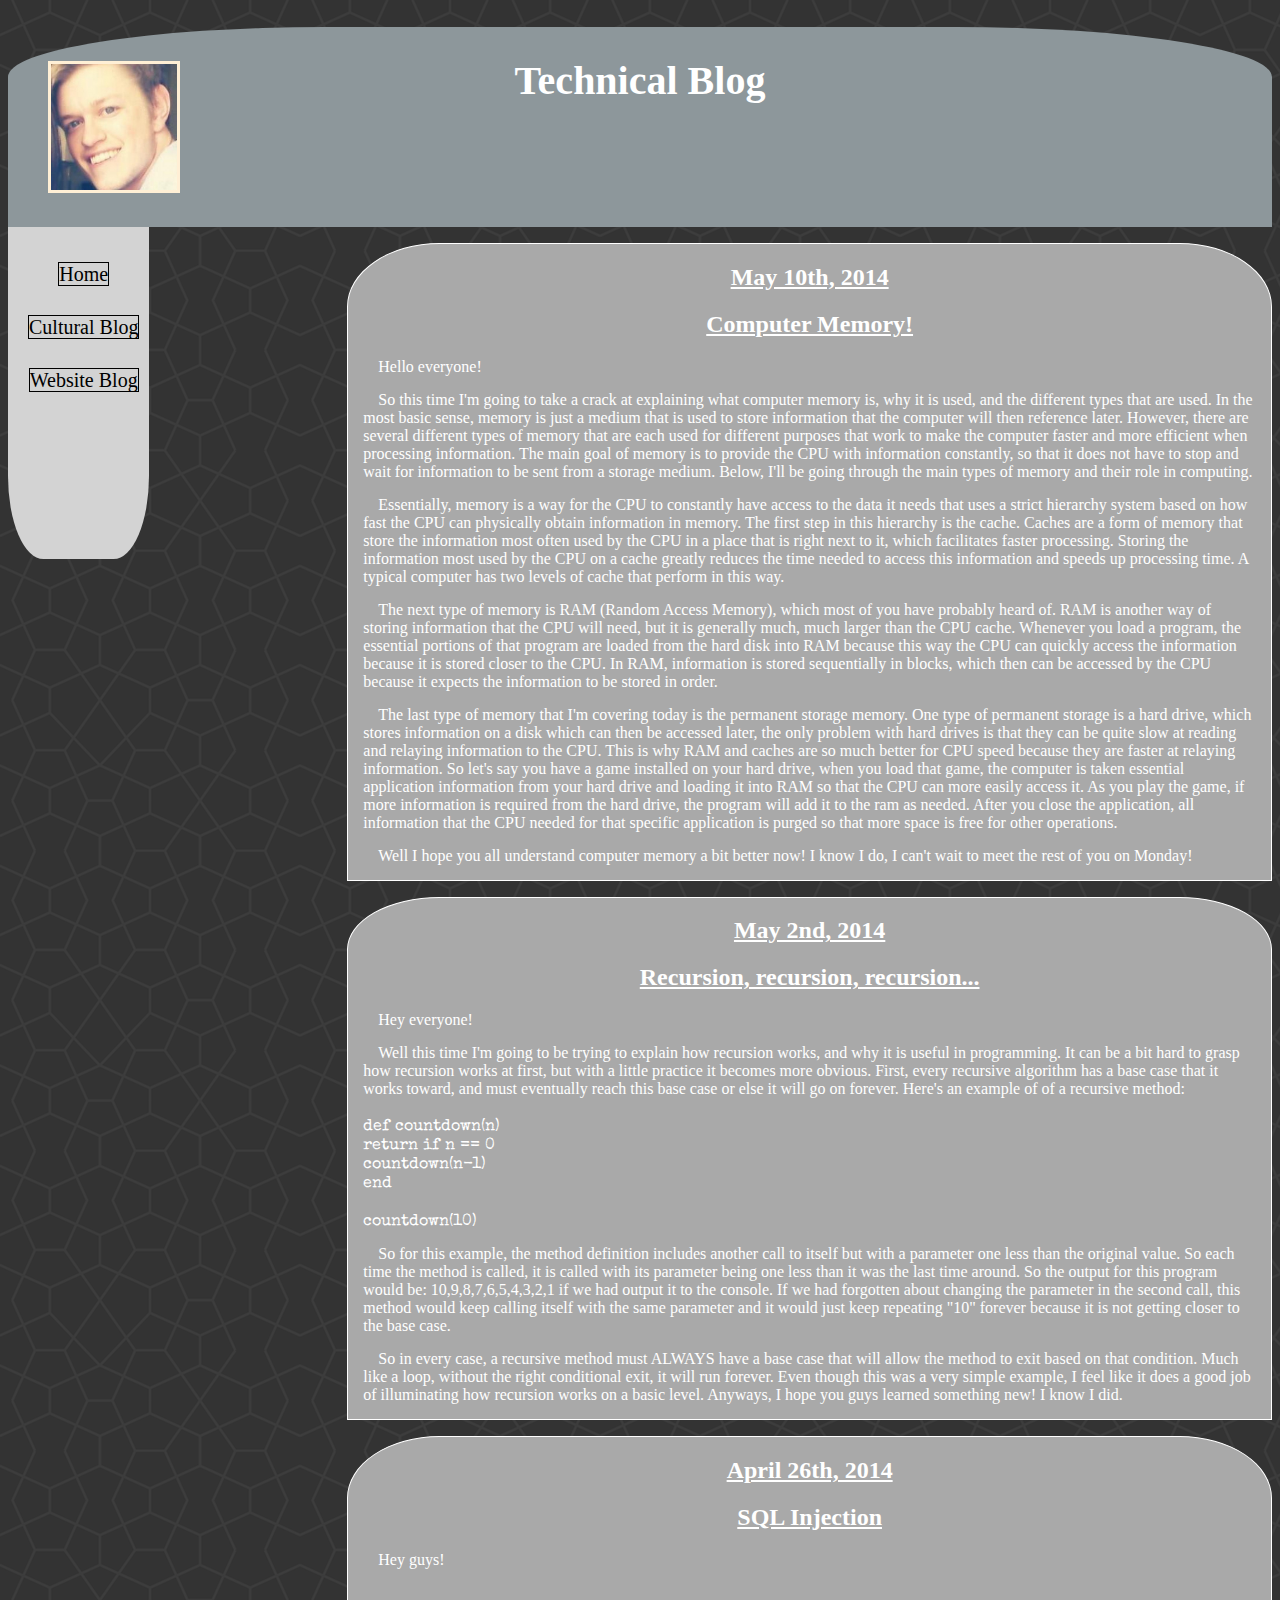
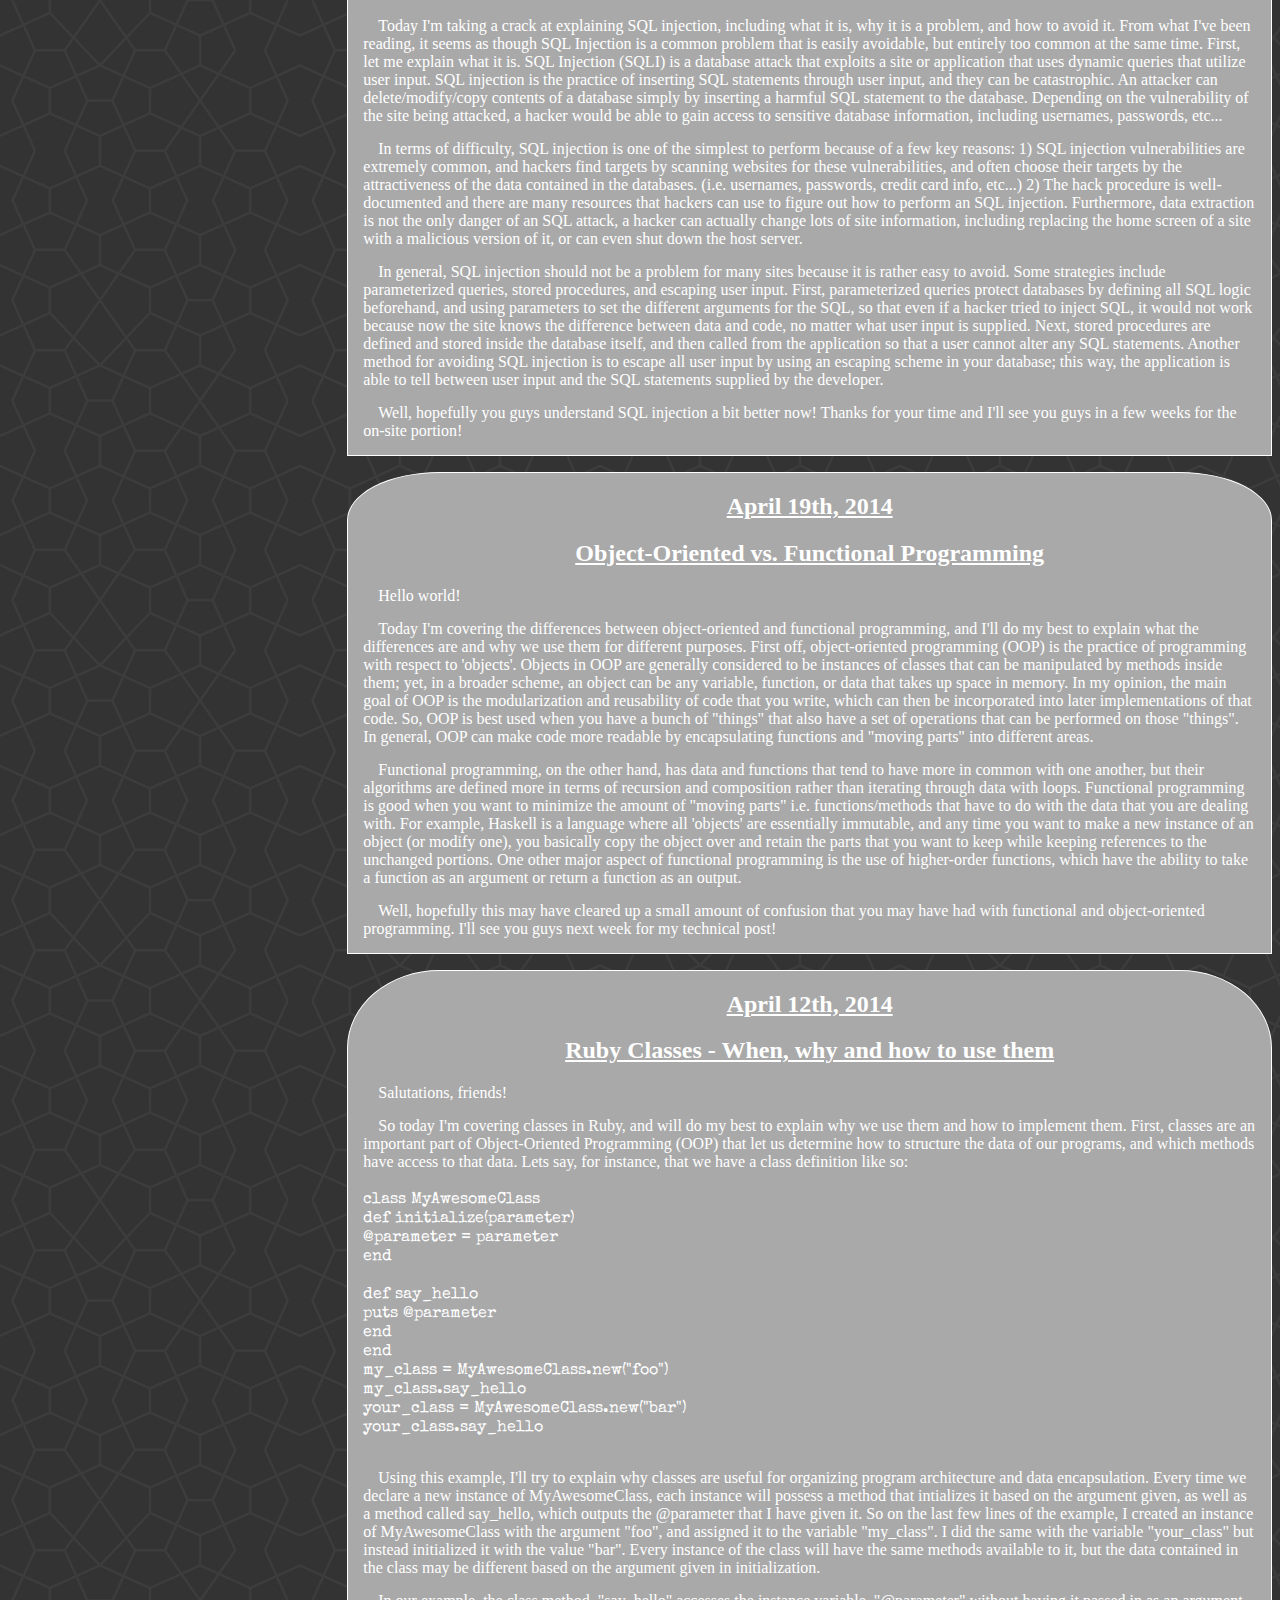
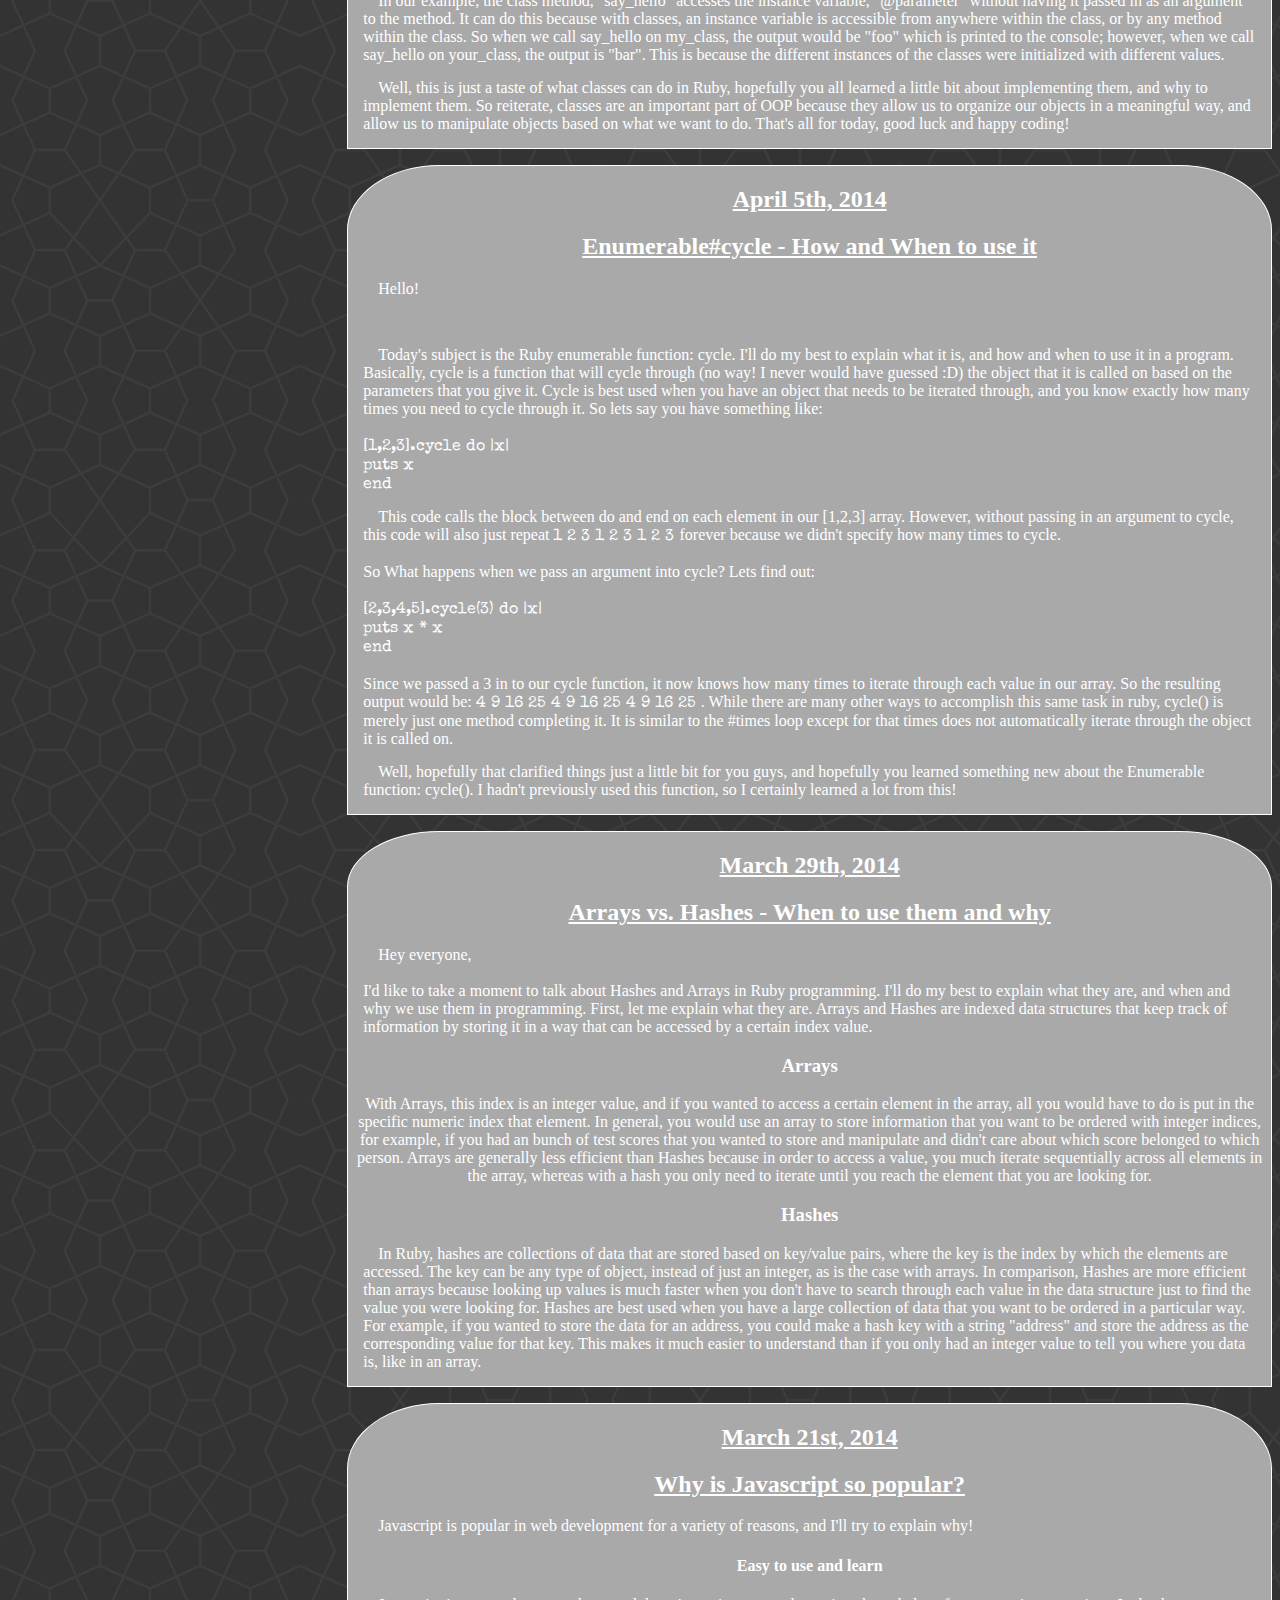
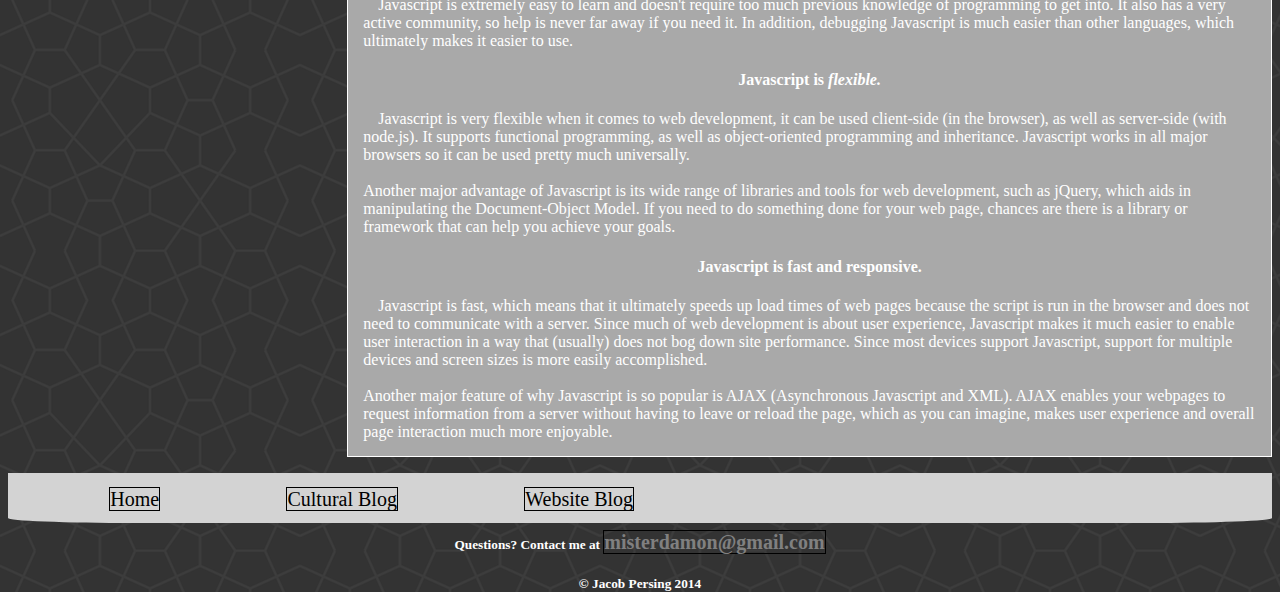
<file: blog/tech_blog.html>
<!DOCTYPE html>
<html>
<head>
	<title>Technical Blog</title>
	<link rel="stylesheet" href="../unit1_week2/stylesheets/blog_template.css"/>
	<link href='http://fonts.googleapis.com/css?family=Special+Elite' rel='stylesheet' type='text/css'>
</head>
<body>
	<header id="site_header">
			<h1 id= "header_text">Technical Blog</h1>
			<img id = "myself" src="../unit1_week1/images/mephoto1.jpeg"/>
		</header>

			<div id= "site_nav">
				<ul class= "vertical">
					<li>
						<a href="http://misterdamon.github.io/index.html" 
						id = "home_link">Home</a>
					</li>
					<li>
						<a href="http://misterdamon.github.io/blog/cultural_blog.html" id="cultural_link">Cultural Blog</a>
					</li>
					<li>
						<a href="http://misterdamon.github.io/blog/blog_post.html"> Website Blog </a>
					</li>
				</ul>
			</div>
			<section id = "blog_content">
				<h2> May 10th, 2014</h2>
				<h2> Computer Memory! </h2>

				<p> Hello everyone! </p>

				<p>	So this time I'm going to take a crack at explaining what computer memory is, why it is used, and the different types that are used. In the most basic sense, memory is just a medium that is used to store information that the computer will then reference later. However, there are several different types of memory that are each used for different purposes that work to make the computer faster and more efficient when processing information. The main goal of memory is to provide the CPU with information constantly, so that it does not have to stop and wait for information to be sent from a storage medium. Below, I'll be going through the main types of memory and their role in computing.</p>

				<p> Essentially, memory is a way for the CPU to constantly have access to the data it needs that uses a strict hierarchy system based on how fast the CPU can physically obtain information in memory. The first step in this hierarchy is the cache. Caches are a form of memory that store the information most often used by the CPU in a place that is right next to it, which facilitates faster processing. Storing the information most used by the CPU on a cache greatly reduces the time needed to access this information and speeds up processing time. A typical computer has two levels of cache that perform in this way.</p>

				<p> The next type of memory is RAM (Random Access Memory), which most of you have probably heard of. RAM is another way of storing information that the CPU will need, but it is generally much, much larger than the CPU cache. Whenever you load a program, the essential portions of that program are loaded from the hard disk into RAM because this way the CPU can quickly access the information because it is stored closer to the CPU. In RAM, information is stored sequentially in blocks, which then can be accessed by the CPU because it expects the information to be stored in order. </p>

				<p> The last type of memory that I'm covering today is the permanent storage memory. One type of permanent storage is a hard drive, which stores information on a disk which can then be accessed later, the only problem with hard drives is that they can be quite slow at reading and relaying information to the CPU. This is why RAM and caches are so much better for CPU speed because they are faster at relaying information. So let's say you have a game installed on your hard drive, when you load that game, the computer is taken essential application information from your hard drive and loading it into RAM so that the CPU can more easily access it. As you play the game, if more information is required from the hard drive, the program will add it to the ram as needed. After you close the application, all information that the CPU needed for that specific application is purged so that more space is free for other operations. </p>

				<p> Well I hope you all understand computer memory a bit better now! I know I do, I can't wait to meet the rest of you on Monday! </p>
			</section>
			<section id = "blog_content">
				<h2> May 2nd, 2014 </h2>
				<h2> Recursion, recursion, recursion... </h2>
					<p> Hey everyone! </p>
					<p> Well this time I'm going to be trying to explain how recursion works, and why it is useful in programming. It can be a bit hard to grasp how recursion works at first, but with a little practice it becomes more obvious. First, every recursive algorithm has a base case that it works toward, and must eventually reach this base case or else it will go on forever. Here's an example of of a recursive method: </br> </br>
			
					<span>def countdown(n) </br>
					  return if n == 0 </br>
					  countdown(n-1) </br>
					end </br> </br>
					
					countdown(10)
					</span>
					</p>

					<p> So for this example, the method definition includes another call to itself but with a parameter one less than the original value. So each time the method is called, it is called with its parameter being one less than it was the last time around. So the output for this program would be: 10,9,8,7,6,5,4,3,2,1 if we had output it to the console. If we had forgotten about changing the parameter in the second call, this method would keep calling itself with the same parameter and it would just keep repeating "10" forever because it is not getting closer to the base case. </p>

					<p> So in every case, a recursive method must ALWAYS have a base case that will allow the method to exit based on that condition. Much like a loop, without the right conditional exit, it will run forever. Even though this was a very simple example, I feel like it does a good job of illuminating how recursion works on a basic level. Anyways, I hope you guys learned something new! I know I did. </p>


			</section>
			<section id = "blog_content">
				<h2> April 26th, 2014 </h2>
				<h2> SQL Injection </h2>
					<p> Hey guys! </p> </br>
					<p> Today I'm taking a crack at explaining SQL injection, including what it is, why it is a problem, and how to avoid it. From what I've been reading, it seems as though SQL Injection is a common problem that is easily avoidable, but entirely too common at the same time. First, let me explain what it is. SQL Injection (SQLI) is a database attack that exploits a site or application that uses dynamic queries that utilize user input. SQL injection is the practice of inserting SQL statements through user input, and they can be catastrophic. An attacker can delete/modify/copy contents of a database simply by inserting a harmful SQL statement to the database. Depending on the vulnerability of the site being attacked, a hacker would be able to gain access to sensitive database information, including usernames, passwords, etc... 
					</p>
					<p> In terms of difficulty, SQL injection is one of the simplest to perform because of a few key reasons: 1) SQL injection vulnerabilities are extremely common, and hackers find targets by scanning websites for these vulnerabilities, and often choose their targets by the attractiveness of the data contained in the databases. (i.e. usernames, passwords, credit card info, etc...) 2) The hack procedure is well-documented and there are many resources that hackers can use to figure out how to perform an SQL injection. Furthermore, data extraction is not the only danger of an SQL attack, a hacker can actually change lots of site information, including replacing the home screen of a site with a malicious version of it, or can even shut down the host server. 
					</p>

					<p> In general, SQL injection should not be a problem for many sites because it is rather easy to avoid. Some strategies include parameterized queries, stored procedures, and escaping user input. First, parameterized queries protect databases by defining all SQL logic beforehand, and using parameters to set the different arguments for the SQL, so that even if a hacker tried to inject SQL, it would not work because now the site knows the difference between data and code, no matter what user input is supplied. Next, stored procedures are defined and stored inside the database itself, and then called from the application so that a user cannot alter any SQL statements. Another method for avoiding SQL injection is to escape all user input by using an escaping scheme in your database; this way, the application is able to tell between user input and the SQL statements supplied by the developer. 
					</p>

					<p> Well, hopefully you guys understand SQL injection a bit better now! Thanks for your time and I'll see you guys in a few weeks for the on-site portion! </p>

			</section>
			<section id = "blog_content">
				<h2> April 19th, 2014 </h2>
				<h2> Object-Oriented vs. Functional Programming </h2>
				<p> Hello world! </br> </p>

				<p> Today I'm covering the differences between object-oriented and functional programming, and I'll do my best to explain what the differences are and why we use them for different purposes. First off, object-oriented programming (OOP) is the practice of programming with respect to 'objects'. Objects in OOP are generally considered to be instances of classes that can be manipulated by methods inside them; yet, in a broader scheme, an object can be any variable, function, or data that takes up space in memory. In my opinion, the main goal of OOP is the modularization and reusability of code that you write, which can then be incorporated into later implementations of that code. So, OOP is best used when you have a bunch of "things" that also have a set of operations that can be performed on those "things". In general, OOP can make code more readable by encapsulating functions and "moving parts" into different areas. </p>

				<p> Functional programming, on the other hand, has data and functions that tend to have more in common with one another, but their algorithms are defined more in terms of recursion and composition rather than iterating through data with loops. Functional programming is good when you want to minimize the amount of "moving parts" i.e. functions/methods that have to do with the data that you are dealing with. For example, Haskell is a language where all 'objects' are essentially immutable, and any time you want to make a new instance of an object (or modify one), you basically copy the object over and retain the parts that you want to keep while keeping references to the unchanged portions. One other major aspect of functional programming is the use of higher-order functions, which have the ability to take a function as an argument or return a function as an output. 
				</p>

				<p> Well, hopefully this may have cleared up a small amount of confusion that you may have had with functional and object-oriented programming. I'll see you guys next week for my technical post! </p>
 
				</section>
				<section id = "blog_content">
				<h2> April 12th, 2014 </h2>
				<h2> Ruby Classes - When, why and how to use them </h2>
				<p> Salutations, friends! </p>
				<p> So today I'm covering classes in Ruby, and will do my best to explain why we use them and how to implement them. First, classes are an important part of Object-Oriented Programming (OOP) that let us determine how to structure the data of our programs, and which methods have access to that data. Lets say, for instance, that we have a class definition like so: </br></br>
				<span>
					class MyAwesomeClass </br>
						def initialize(parameter)</br>
							@parameter = parameter</br>
					  end</br></br>

					  def say_hello</br>
					  	puts @parameter</br>
					  end</br>
					end</br>

					my_class = MyAwesomeClass.new("foo")</br>
					my_class.say_hello</br>
					your_class = MyAwesomeClass.new("bar")</br>
					your_class.say_hello</br>

				</span> </br> </p>
				<p> Using this example, I'll try to explain why classes are useful for organizing program architecture and data encapsulation. Every time we declare a new instance of MyAwesomeClass, each instance will possess a method that intializes it based on the argument given, as well as a method called say_hello, which outputs the @parameter that I have given it. So on the last few lines of the example, I created an instance of MyAwesomeClass with the argument "foo", and assigned it to the variable "my_class". I did the same with the variable "your_class" but instead initialized it with the value "bar". Every instance of the class will have the same methods available to it, but the data contained in the class may be different based on the argument given in initialization. </p>

				<p>In our example, the class method, "say_hello" accesses the instance variable, "@parameter" without having it passed in as an argument to the method. It can do this because with classes, an instance variable is accessible from anywhere within the class, or by any method within the class. So when we call say_hello on my_class, the output would be "foo" which is printed to the console; however, when we call say_hello on your_class, the output is "bar". This is because the different instances of the classes were initialized with different values.</p>

				<p> Well, this is just a taste of what classes can do in Ruby, hopefully you all learned a little bit about implementing them, and why to implement them. So reiterate, classes are an important part of OOP because they allow us to organize our objects in a meaningful way, and allow us to manipulate objects based on what we want to do. That's all for today, good luck and happy coding! </p>

				</section>
				<section id = "blog_content">
				<h2> April 5th, 2014 </h2>
				<h2> Enumerable#cycle - How and When to use it </h2>
				<p> Hello! </p> </br> <p>Today's subject is the Ruby enumerable function: cycle. I'll do my best to explain what it is, and how and when to use it in a program. Basically, cycle is a function that will cycle through (no way! I never would have guessed :D) the object that it is called on based on the parameters that you give it. Cycle is best used when you have an object that needs to be iterated through, and you know exactly how many times you need to cycle through it. So lets say you have something like: </br></br>
				<span>
					[1,2,3].cycle do |x| </br>
						puts x </br>
					end
				</span>
				</p>
				<p>
				This code calls the block between do and end on each element in our [1,2,3] array. However, without passing in an argument to cycle, this code will also just repeat <span> 1 2 3 1 2 3 1 2 3 </span> forever because we didn't specify how many times to cycle. </br></br>
				So What happens when we pass an argument into cycle? Lets find out: </br></br>
				<span>[2,3,4,5].cycle(3) do |x| </br>
					puts x * x </br>
				end </br></br>
				</span>
				Since we passed a 3 in to our cycle function, it now knows how many times to iterate through each value in our array. So the resulting output would be:
				<span> 4 9 16 25 4 9 16 25 4 9 16 25 </span>. While there are many other ways to accomplish this same task in ruby, cycle() is merely just one method completing it. It is similar to the #times loop except for that times does not automatically iterate through the object it is called on. 
				</p>
				<p> Well, hopefully that clarified things just a little bit for you guys, and hopefully you learned something new about the Enumerable function: cycle(). I hadn't previously used this function, so I certainly learned a lot from this! 
				</p>
				</section>

				<section id = "blog_content">
					<h2> March 29th, 2014 </h2>
					<h2> Arrays vs. Hashes - When to use them and why </h2>
					<p> Hey everyone, </br> </br> I'd like to take a moment to talk about Hashes and Arrays in Ruby programming. I'll do my best to explain what they are, and when and why we use them in programming. First, let me explain what they are. Arrays and Hashes are indexed data structures that keep track of information by storing it in a way that can be accessed by a certain index value. 
					<h3>Arrays</h3>
					With Arrays, this index is an integer value, and if you wanted to access a certain element in the array, all you would have to do is put in the specific numeric index that element. In general, you would use an array to store information that you want to be ordered with integer indices, for example, if you had an bunch of test scores that you wanted to store and manipulate and didn't care about which score belonged to which person. Arrays are generally less efficient than Hashes because in order to access a value, you much iterate sequentially across all elements in the array, whereas with a hash you only need to iterate until you reach the element that you are looking for. 
					</p>
					<h3>Hashes </h3>
					<p>
						In Ruby, hashes are collections of data that are stored based on key/value pairs, where the key is the index by which the elements are accessed. The key can be any type of object, instead of just an integer, as is the case with arrays. In comparison, Hashes are more efficient than arrays because looking up values is much faster when you don't have to search through each value in the data structure just to find the value you were looking for. Hashes are best used when you have a large collection of data that you want to be ordered in a particular way. For example, if you wanted to store the data for an address, you could make a hash key with a string "address" and store the address as the corresponding value for that key. This makes it much easier to understand than if you only had an integer value to tell you where you data is, like in an array.
					</p>
				</section>
			
				<section id = "blog_content">
					<h2> March 21st, 2014 </h2>
					<h2> Why is Javascript so popular?</h2>
						<p>
						Javascript is popular in web development for a variety of reasons, and I'll try to explain why!
						</p>
							<h4>Easy to use and learn</h4>
								<p>
									Javascript is extremely easy to learn and doesn't require too much previous knowledge of programming to get into. It also has a very active community, so help is never far away if you need it. In addition, debugging Javascript is much easier than other languages, which ultimately makes it easier to use.
								</p>
							<h4>Javascript is <em>flexible.</em></h4>
								<p>
								Javascript is very flexible when it comes to web development, it can be used client-side (in the browser), as well as server-side (with node.js). It supports functional programming, as well as object-oriented programming and inheritance. Javascript works in all major browsers so it can be used pretty much universally. 
								</br>
								</br>
								Another major advantage of Javascript is its wide range of libraries and tools for web development, such as jQuery, which aids in manipulating the Document-Object Model. If you need to do something done for your web page, chances are there is a library or framework that can help you achieve your goals.
								</p>
							<h4> Javascript is <strong>fast</strong> and responsive.</h4>
								<p>
									Javascript is fast, which means that it ultimately speeds up load times of web pages because the script is run in the browser and does not need to communicate with a server. Since much of web development is about user experience, Javascript makes it much easier to enable user interaction in a way that (usually) does not bog down site performance. Since most devices support Javascript, support for multiple devices and screen sizes is more easily accomplished.
									</br>
									</br>
									Another major feature of why Javascript is so popular is AJAX (Asynchronous Javascript and XML). AJAX enables your webpages to request information from a server without having to leave or reload the page, which as you can imagine, makes user experience and overall page interaction much more enjoyable. 
								</p>
				</section>


				
				<div id="footdown" style="clear:both;"></div>
				
				<footer id='foot'>
					<ul id="foot_ul">
						<li class= "foot_link">
							<a href="http://misterdamon.github.io/index.html" 
							id = "home_link">Home</a>
						</li>
						<li class= "foot_link">
							<a href="http://misterdamon.github.io/unit1_week2/week2_cultural_blog.html" id="cultural_link">Cultural Blog</a>
						</li>
						<li class= "foot_link">
							<a href="http://misterdamon.github.io/unit1_week1/blog_post.html"> Website Blog </a>
						</li>
					</ul>
					<h5>
					Questions? Contact me at <a id = "email" href="mailto:misterdamon@gmail.com">misterdamon@gmail.com</a>
					</h5>
					<h5> &copy; Jacob Persing 2014 </h5>
				</footer>
			

	</body>

</html>
</file>
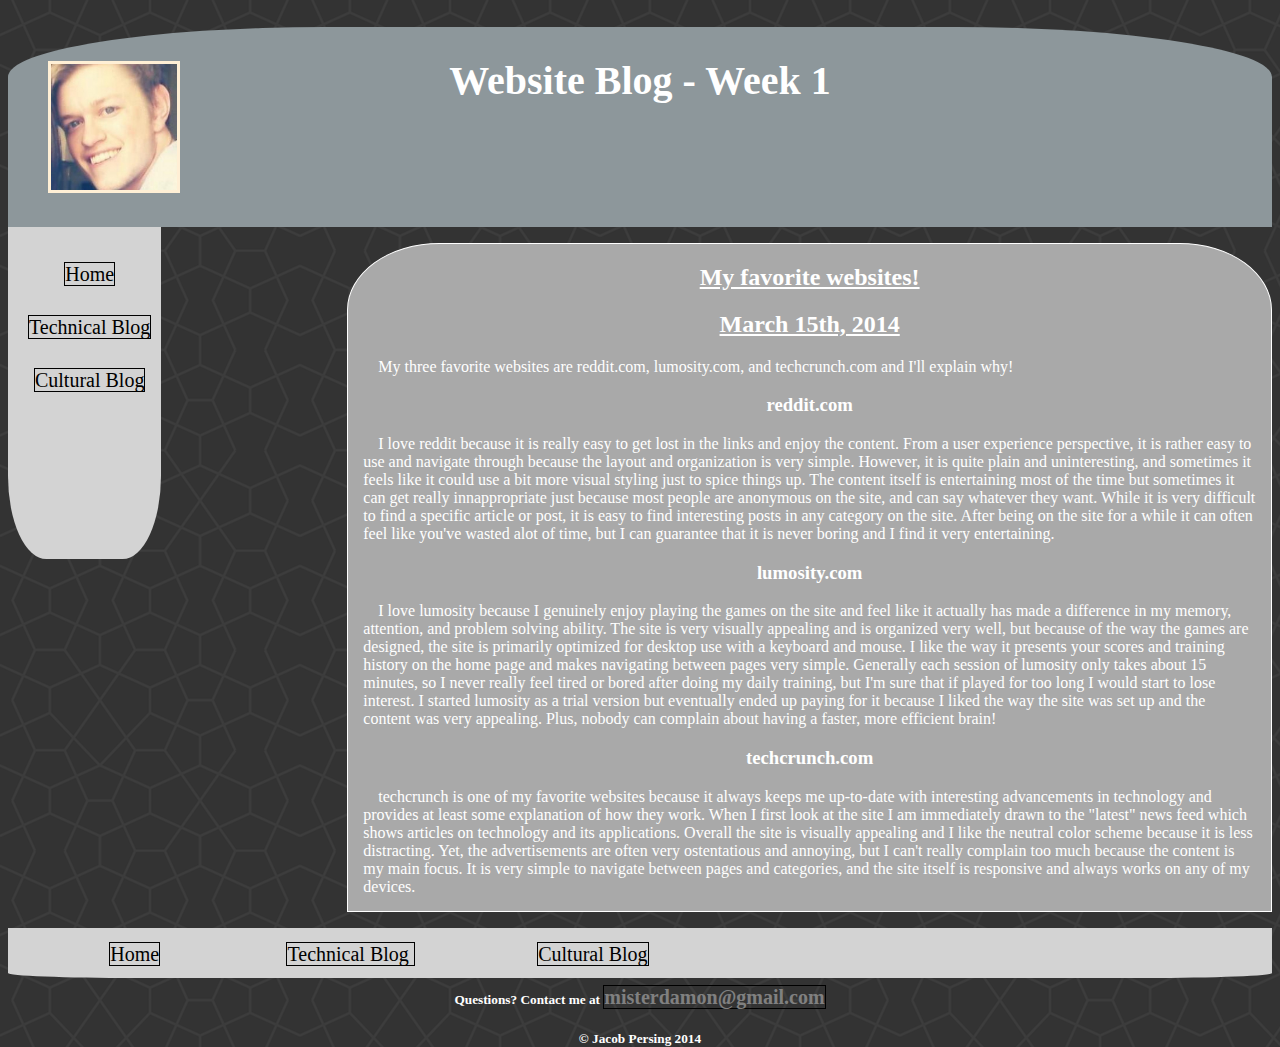
<file: unit1_week1/blog_post.html>
<!DOCTYPE html>
<html>
<head>
<title>Website Blog</title>
<link rel="stylesheet" href="../unit1_week2/stylesheets/blog_template.css"/>

</head>
<body>
	<header id="site_header">
			<h1 id= "header_text">Website Blog - Week 1</h1>

			<img id = "myself" src="../unit1_week1/images/mephoto1.jpeg"/>
		</header>

			
			<div id= "site_nav">
				<ul class= "vertical">
					<li>
						<a href = "http://misterdamon.github.io/index.html">Home</a>
					</li>
					<li>
						<a href = "http://misterdamon.github.io/unit1_week2/week2_technical.html"> Technical Blog </a>
					</li>
					<li>
						<a href = "http://misterdamon.github.io/unit1_week2/week2_cultural_blog.html">Cultural Blog</a>
					</li>
				</ul>
			</div>
			
				<section id = "blog_content">
					<h2>My favorite websites!</h2>
					<h2>March 15th, 2014</h2>
					<p> My three favorite websites are reddit.com, lumosity.com, and techcrunch.com and I'll explain why!</p>

					<h3>reddit.com</h3>
						<p> I love reddit because it is really easy to get lost in the links and enjoy the content. From a user experience perspective, it is rather easy to use and navigate through because the layout and organization is very simple. However, it is quite plain and uninteresting, and sometimes it feels like it could use a bit more visual styling just to spice things up. The content itself is entertaining most of the time but sometimes it can get really innappropriate just because most people are anonymous on the site, and can say whatever they want. While it is very difficult to find a specific article or post, it is easy to find interesting posts in any category on the site. After being on the site for a while it can often feel like you've wasted alot of time, but I can guarantee that it is never boring and I find it very entertaining. 
						</p>

					<h3> lumosity.com </h3>
						<p> I love lumosity because I genuinely enjoy playing the games on the site and feel like it actually has made a difference in my memory, attention, and problem solving ability. The site is very visually appealing and is organized very well, but because of the way the games are designed, the site is primarily optimized for desktop use with a keyboard and mouse. I like the way it presents your scores and training history on the home page and makes navigating between pages very simple. Generally each session of lumosity only takes about 15 minutes, so I never really feel tired or bored after doing my daily training, but I'm sure that if played for too long I would start to lose interest. I started lumosity as a trial version but eventually ended up paying for it because I liked the way the site was set up and the content was very appealing. Plus, nobody can complain about having a faster, more efficient brain!
						</p>

					<h3> techcrunch.com </h3>
						<p> techcrunch is one of my favorite websites because it always keeps me up-to-date with interesting advancements in technology and provides at least some explanation of how they work. When I first look at the site I am immediately drawn to the "latest" news feed which shows articles on technology and its applications. Overall the site is visually appealing and I like the neutral color scheme because it is less distracting. Yet, the advertisements are often very ostentatious and annoying, but I can't really complain too much because the content is my main focus. It is very simple to navigate between pages and categories, and the site itself is responsive and always works on any of my devices. 
						</p>
				</section>	

				<div id="footdown" style="clear:both;"></div>
				
				<footer id='foot'>
					<ul id="foot_ul">
					<li class= "foot_link">
						<a href = "http://misterdamon.github.io/index.html">Home</a>
					</li>
					<li class= "foot_link">
						<a href = "http://misterdamon.github.io/unit1_week2/week2_technical.html"> Technical Blog </a>
					</li>
					<li class= "foot_link">
						<a href = "http://misterdamon.github.io/unit1_week2/week2_cultural_blog.html">Cultural Blog</a>
					</li>
					</ul>
					<h5>
					Questions? Contact me at <a id = "email" href="mailto:misterdamon@gmail.com">misterdamon@gmail.com</a>
					</h5>
					<h5> &copy; Jacob Persing 2014 </h5>
				</footer>
			

	</body>

</html>
</file>
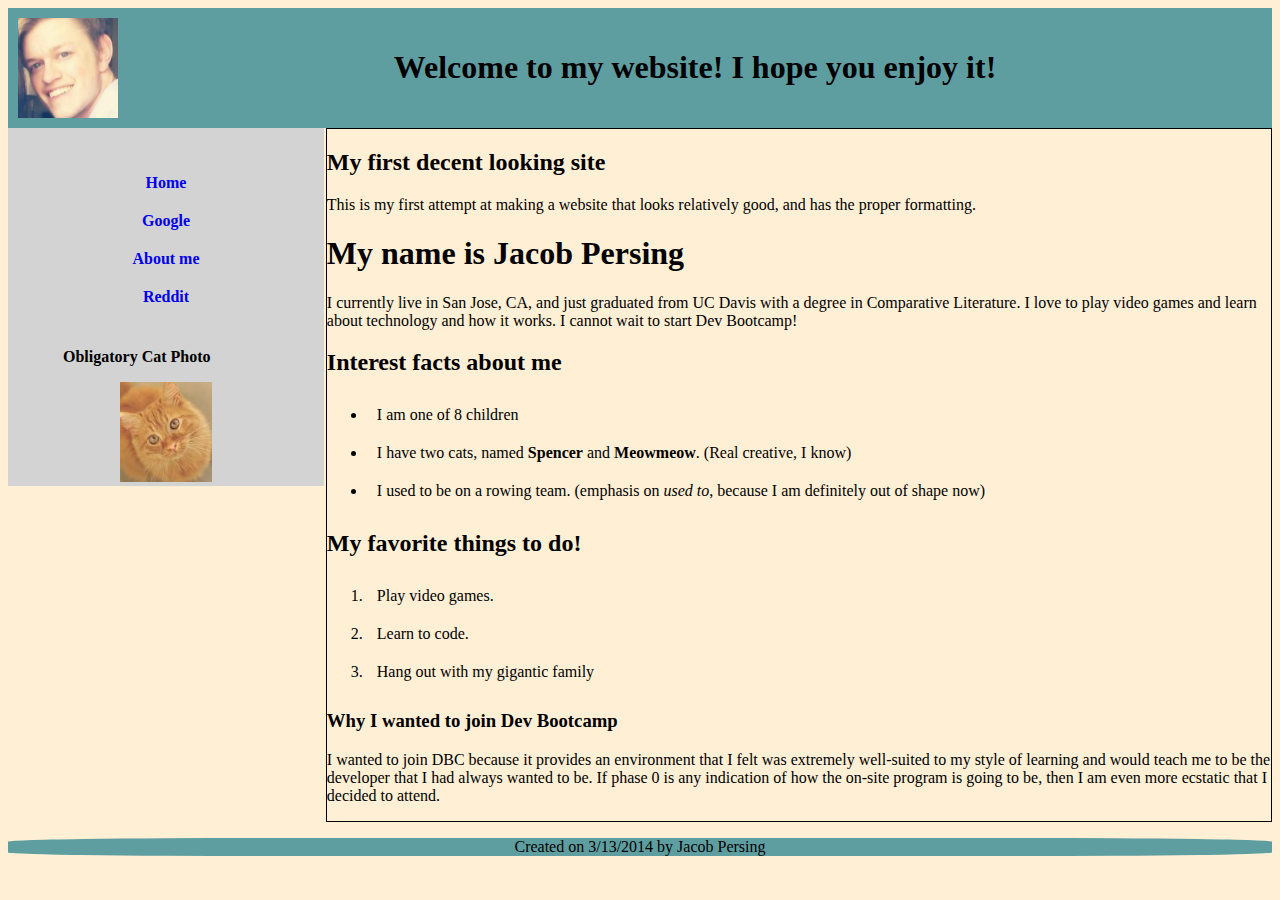
<file: unit1_week1/dbc2.html>
<!DOCTYPE html>
<html lang="en">
<head> 
	<link rel="stylesheet" href="stylesheets/dbc2.css"/>
	<title> DBC Site #2 </title>

</head>
<body align="center">

	<div id="header">
		<img class="icon_photo" src="images/mephoto1.jpeg"/>
	<h1>Welcome to my website! I hope you enjoy it!</h1>
	</div>
	
<div id="aside_bar">	
	<div id="nav">
		<ul id="nav_ul">
			<span id = "bold">
				<li><a href="dbc2.html" target="_self">Home</a></li>
				<li><a href="http://google.com" target="_blank">Google</a></li>
				<li><a href="http://Misterdamon.github.io/unit1_week1/dbc1.html" target="_self">About me</a></li>
				<li><a href="http://reddit.com" target="_blank">Reddit</a></li>
			</span>
		</ul>
	</div>
	<div id="image">
		<p id="caption">Obligatory Cat Photo</p>
		<img class="cat" src="images/catphoto1.jpg"/>

	</div>

</div>
<div id="article" align="center">
	<h2 id="article_head">My first decent looking site</h2>
	<p> This is my first attempt at making a website that looks relatively good, and has the proper formatting. </p>
	<h1> My name is Jacob Persing </h1>
			<p>I currently live in San Jose, CA, and just graduated from UC Davis with a degree in Comparative Literature. I love to play video games and learn about technology and how it works. I cannot wait to start Dev Bootcamp!
			</p>
		
		<h2 class="underline"> Interest facts about me </h2>
			<ul class="unordered">
				<li>I am one of 8 children</li>
				<li>I have two cats, named <strong>Spencer</strong> and <strong>Meowmeow</strong>. (Real creative, I know)
				</li>
				<li>I used to be on a rowing team. (emphasis on <em>used to</em>, because I am definitely out of shape now)</li>
			</ul>

		<h2 class="underline"> My favorite things to do!</h2>
			<ol class = "ordered">
				<li> Play video games.</li>
				<li> Learn to code. </li>
				<li> Hang out with my gigantic family</li>
			</ol>
		
		<h3 class="underline"> Why I wanted to join Dev Bootcamp</h3>
			<p id = "why_dbc">I wanted to join DBC because it provides an environment that I felt was extremely well-suited to my style of learning and would teach me to be the developer that I had always wanted to be. If phase 0 is any indication of how the on-site program is going to be, then I am even more ecstatic that I decided to attend.
			</p>

</div>
<div id="footer_enabler" style="clear:both"></div>
<div id="footer" align='center'>
		<p>Created on 3/13/2014 by Jacob Persing</p>
	</div>
</body>

</html>
</file>
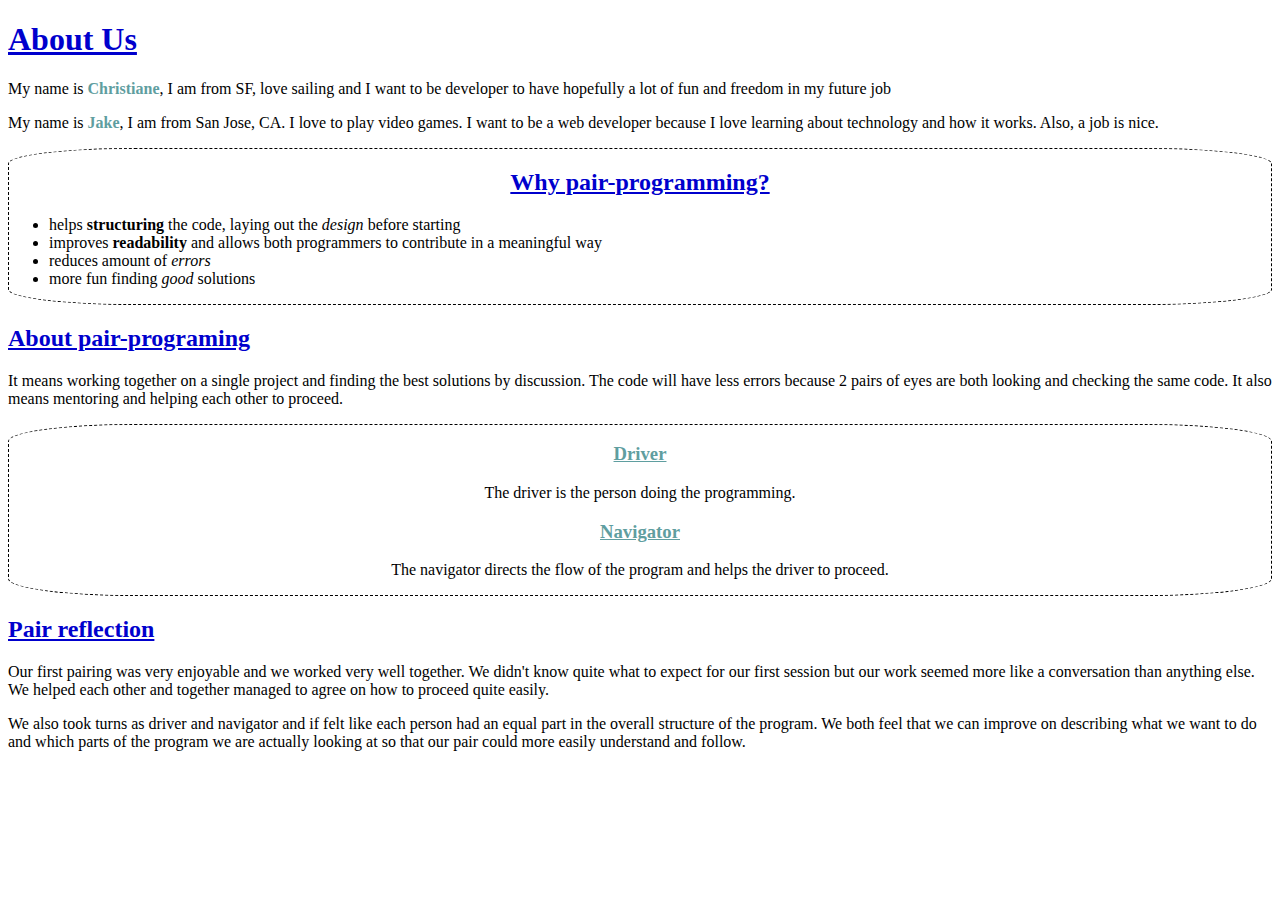
<file: unit1_week1/p0_gps1.1.html>
<!DOCTYPE html>
<html lang="en">
  <head>
    <link rel="stylesheet" href="stylesheets/p0_gps1.1.css">
    <title>Pair Programming Site</title>
    
  </head>
    <body>
    <div>
      <h1>About Us</h1>
        <p>My name is <span class="bold">Christiane</span>, I am from SF, 
          love sailing and I want to be developer to
          have hopefully a lot of fun and freedom in my future job</p>
          
        <p>My name is <span class="bold">Jake</span>, I am from San Jose, CA. I love to play
          video games. I want to be a web developer because I love learning
          about technology and how it works. Also, a job is nice.
          </p>
        
      <div class="box">
        <h2>Why pair-programming?</h2>
          <ul id="goals_list">
            <li>
              helps <span class="bolder">structuring</span> the code, laying out the <em>design</em> before 
              starting
            </li>
            <li>
              improves <span class="bolder">readability</span> and allows both programmers to contribute 
              in a meaningful way
            </li>
            <li>reduces amount of <span class="emphasize">errors</span></li>
            <li>more fun finding <span class="emphasize">good</span> solutions</li>
          </ul>
      </div>
         
      <h2>About pair-programing</h2>
        <p>
          It means working together on a single project and 
          finding the best solutions by discussion. The code will have 
          less errors because 2 pairs of eyes are both looking and checking 
          the same code. It also means mentoring and helping each other 
          to proceed.
        </p>
        <div class="box">
          <h3>Driver</h3>
            <p>The driver is the person doing the programming.</p>
          <h3>Navigator</h3>
            <p>The navigator directs the flow of the program and helps the driver
                to proceed.
            </p>
        </div>
        <h2>Pair reflection</h2>
          <p>Our first pairing was very enjoyable and we worked very well together. 
             We didn't know quite what to expect for our first session 
             but our work seemed more like a conversation than anything else. 
             We helped each other and together managed to agree on how to proceed 
             quite easily. 
          </p>
          <p> We also took turns as driver and navigator and 
              if felt like each person had an equal part in the overall structure of
              the program. We both feel that we can improve on describing what we want
              to do and which parts of the program we are actually looking at so that our pair
              could more easily understand and follow.
          </p>
        
    </div>
  </body>
</html>
</file>
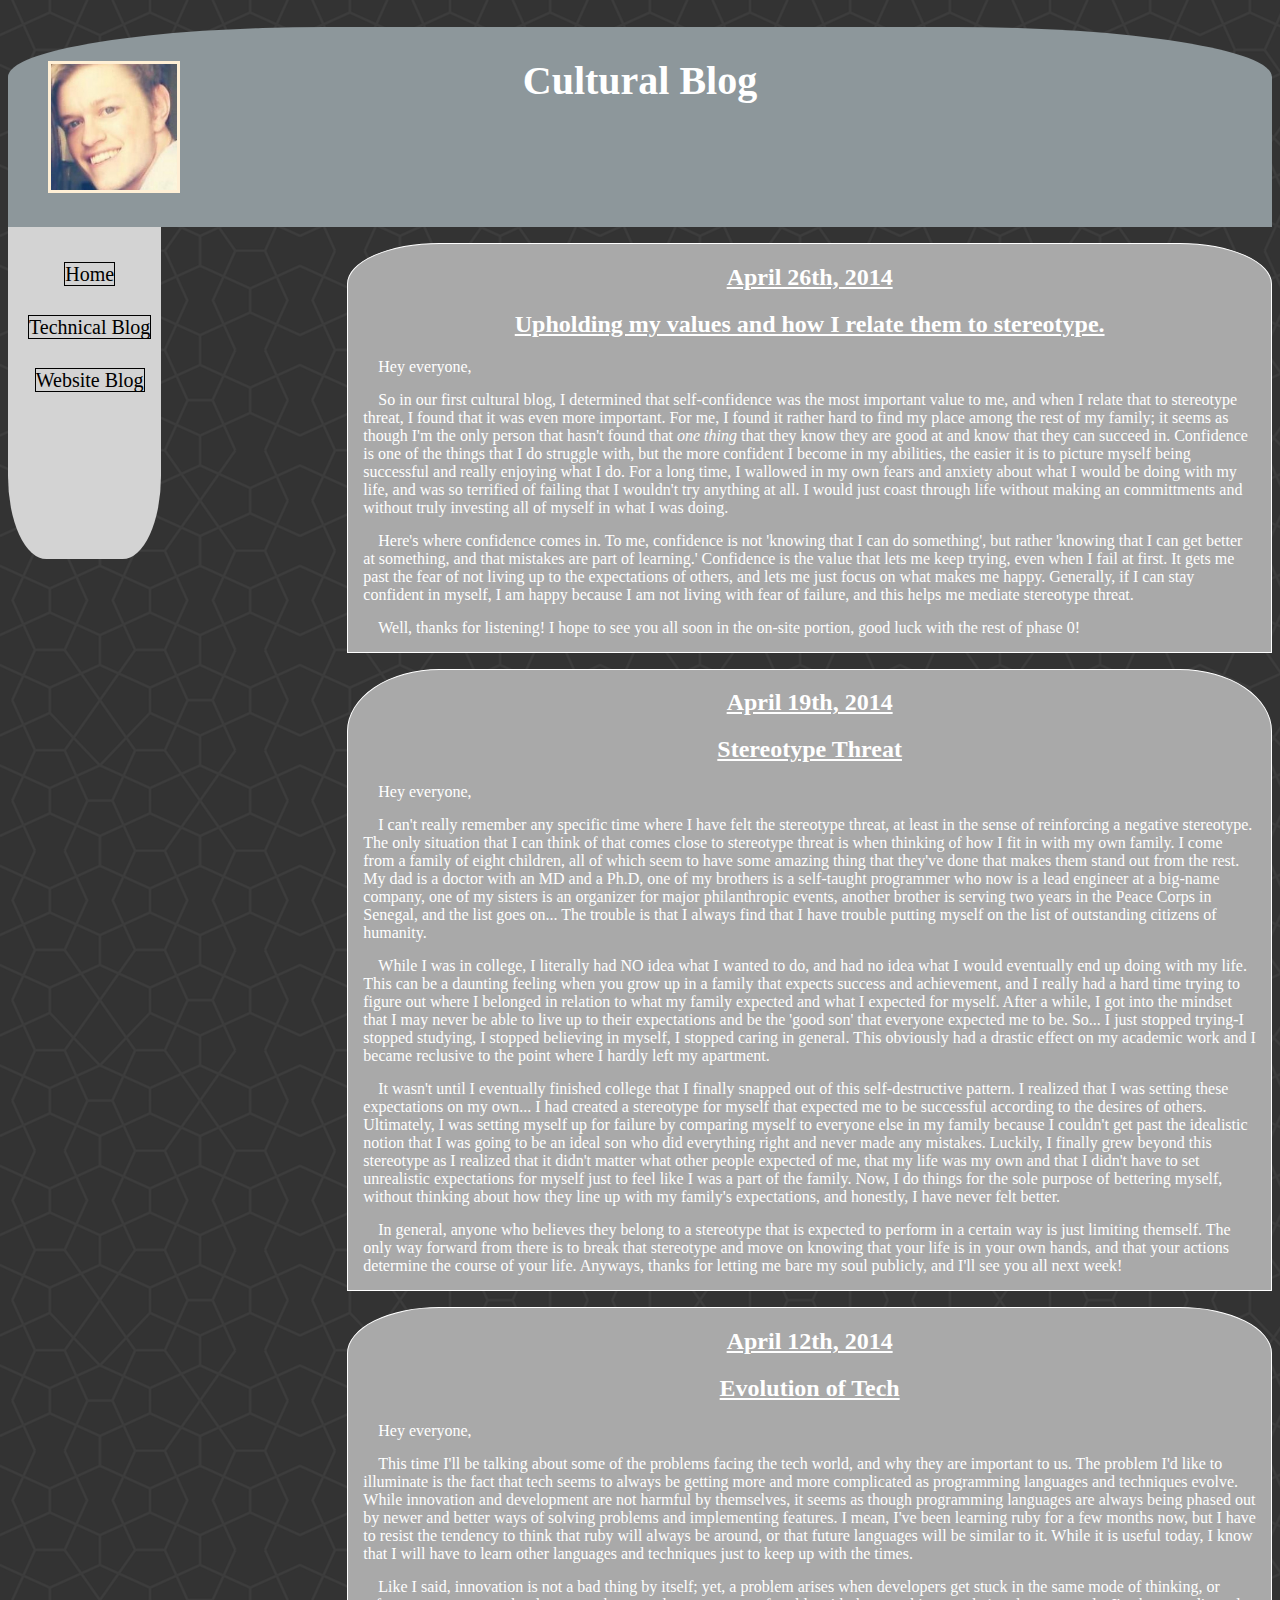
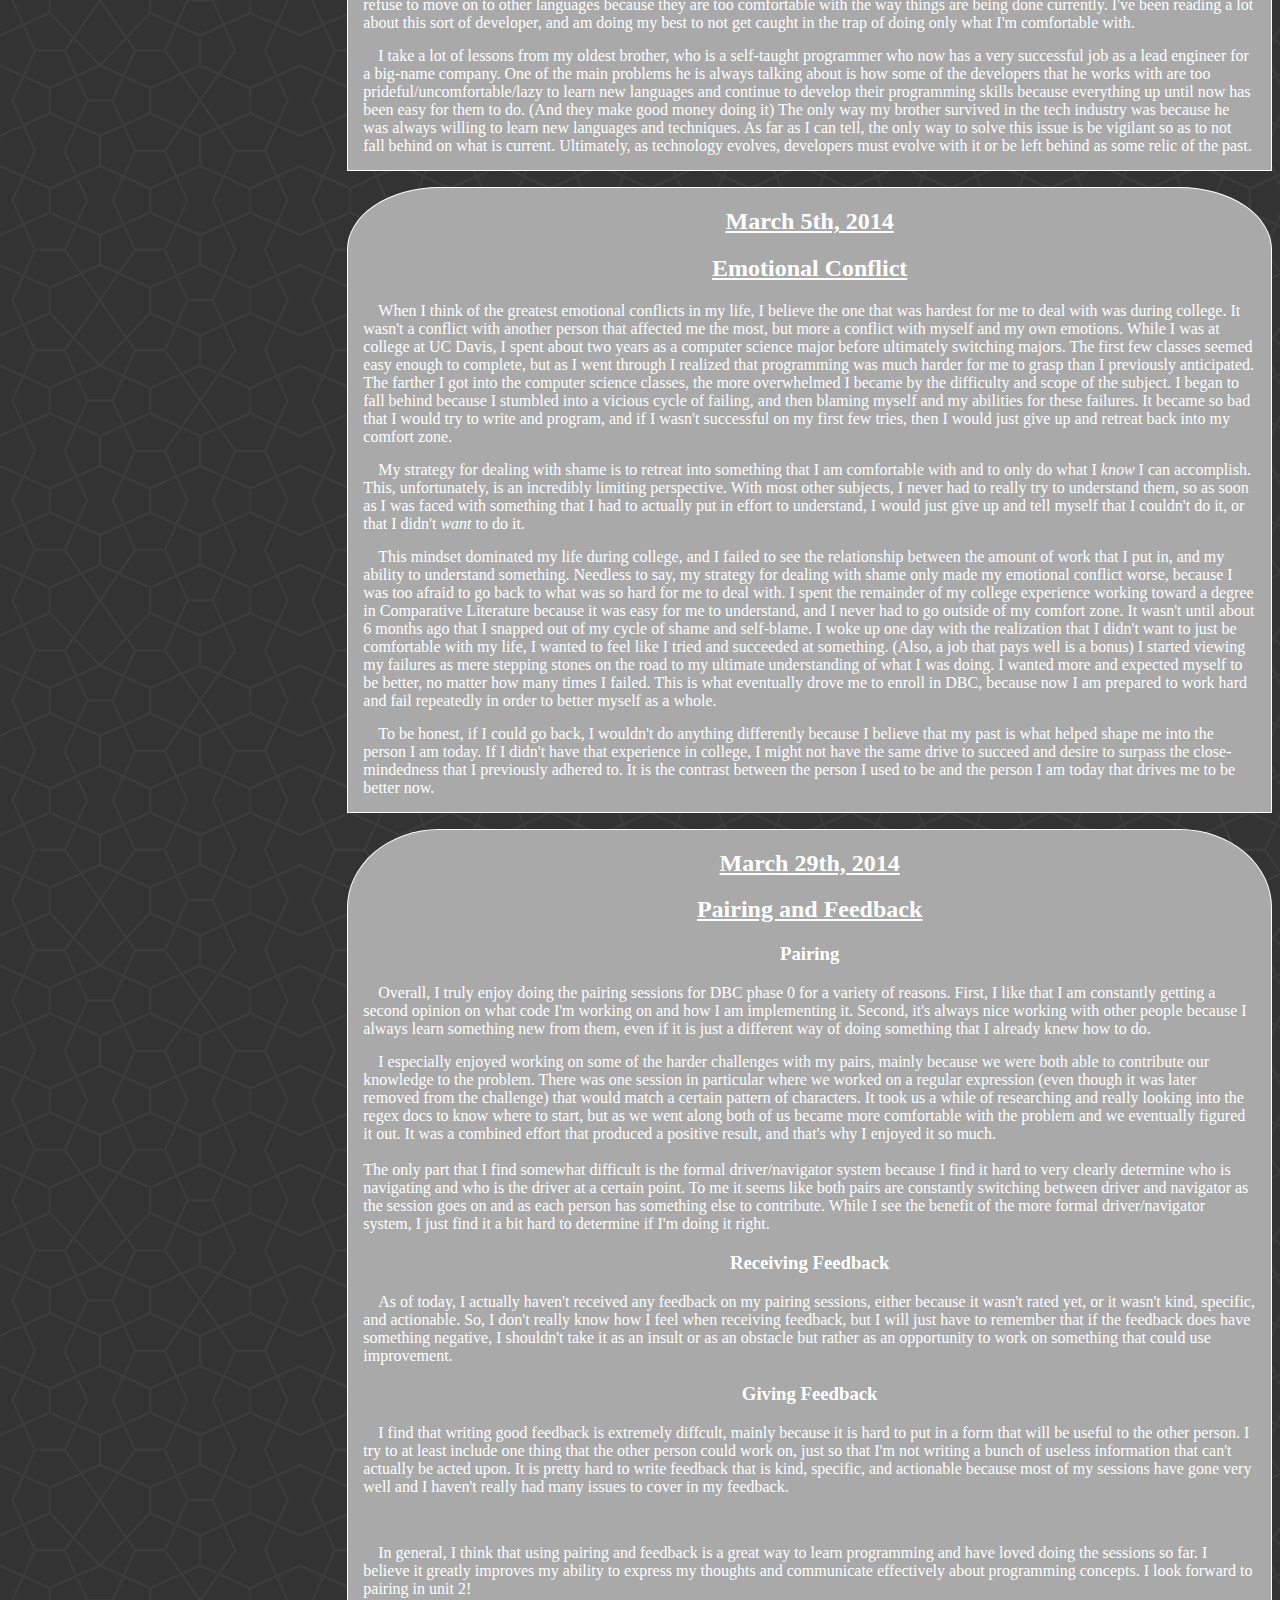
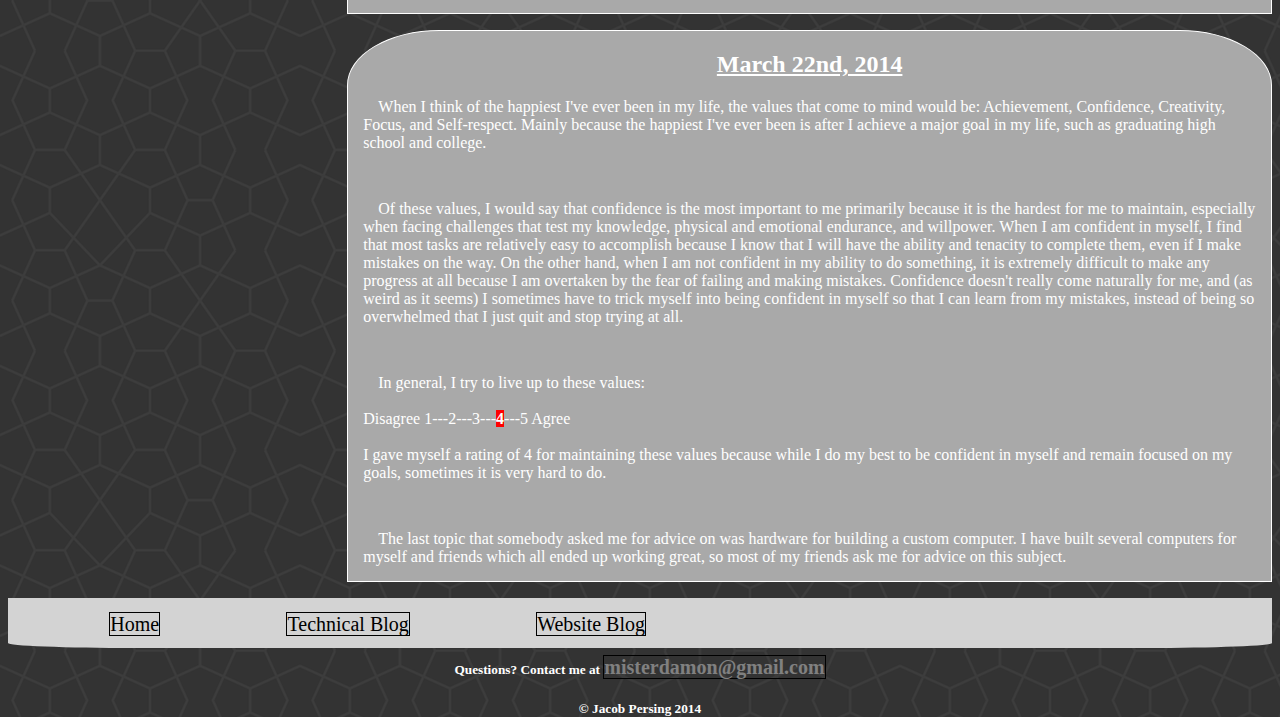
<file: unit1_week2/week2_cultural_blog.html>
<!DOCTYPE html>
<html>
<head>
	<title>Cultural Blog</title>
	<link rel="stylesheet" href="stylesheets/blog_template.css"/>
</head>
<body>
	<header id="site_header">
			<h1 id= "header_text">Cultural Blog</h1>
			<img id = "myself" src="../unit1_week1/images/mephoto1.jpeg"/>
		</header>

			<div id= "site_nav">
				<ul class= "vertical">
					<li>
						<a href="http://misterdamon.github.io/index.html" 
						id = "home_link">Home</a>
					</li>
					<li>
						<a href="http://misterdamon.github.io/unit1_week2/week2_technical.html" id="cultural_link">Technical Blog</a>
					</li>
					<li>
						<a href="http://misterdamon.github.io/unit1_week1/blog_post.html"> Website Blog </a>
					</li>
				</ul>
			</div>
				<section id = "blog_content">
				<h2> April 26th, 2014 </h2>
				<h2> Upholding my values and how I relate them to stereotype. </h2>

				<p> Hey everyone, </p>

				<p> So in our first cultural blog, I determined that self-confidence was the most important value to me, and when I relate that to stereotype threat, I found that it was even more important. For me, I found it rather hard to find my place among the rest of my family; it seems as though I'm the only person that hasn't found that <em>one thing</em> that they know they are good at and know that they can succeed in. Confidence is one of the things that I do struggle with, but the more confident I become in my abilities, the easier it is to picture myself being successful and really enjoying what I do. For a long time, I wallowed in my own fears and anxiety about what I would be doing with my life, and was so terrified of failing that I wouldn't try anything at all. I would just coast through life without making an committments and without truly investing all of myself in what I was doing. 
				</p>

				<p> Here's where confidence comes in. To me, confidence is not 'knowing that I can do something', but rather 'knowing that I can get better at something, and that mistakes are part of learning.' Confidence is the value that lets me keep trying, even when I fail at first. It gets me past the fear of not living up to the expectations of others, and lets me just focus on what makes me happy. Generally, if I can stay confident in myself, I am happy because I am not living with fear of failure, and this helps me mediate stereotype threat. 
				</p>

				<p> Well, thanks for listening! I hope to see you all soon in the on-site portion, good luck with the rest of phase 0! </p>
				</section>

				<section id = "blog_content">
					<h2> April 19th, 2014 </h2>
					<h2> Stereotype Threat </h2>

					<p> Hey everyone, </br> </p>

					<p> I can't really remember any specific time where I have felt the stereotype threat, at least in the sense of reinforcing a negative stereotype. The only situation that I can think of that comes close to stereotype threat is when thinking of how I fit in with my own family. I come from a family of eight children, all of which seem to have some amazing thing that they've done that makes them stand out from the rest. My dad is a doctor with an MD and a Ph.D, one of my brothers is a self-taught programmer who now is a lead engineer at a big-name company, one of my sisters is an organizer for major philanthropic events, another brother is serving two years in the Peace Corps in Senegal, and the list goes on... The trouble is that I always find that I have trouble putting myself on the list of outstanding citizens of humanity.</p>

					<p> While I was in college, I literally had NO idea what I wanted to do, and had no idea what I would eventually end up doing with my life. This can be a daunting feeling when you grow up in a family that expects success and achievement, and I really had a hard time trying to figure out where I belonged in relation to what my family expected and what I expected for myself. After a while, I got into the mindset that I may never be able to live up to their expectations and be the 'good son' that everyone expected me to be. So... I just stopped trying-I stopped studying, I stopped believing in myself, I stopped caring in general. This obviously had a drastic effect on my academic work and I became reclusive to the point where I hardly left my apartment. 
					</p>

					<p> It wasn't until I eventually finished college that I finally snapped out of this self-destructive pattern. I realized that I was setting these expectations on my own... I had created a stereotype for myself that expected me to be successful according to the desires of others. Ultimately, I was setting myself up for failure by comparing myself to everyone else in my family because I couldn't get past the idealistic notion that I was going to be an ideal son who did everything right and never made any mistakes. Luckily, I finally grew beyond this stereotype as I realized that it didn't matter what other people expected of me, that my life was my own and that I didn't have to set unrealistic expectations for myself just to feel like I was a part of the family. Now, I do things for the sole purpose of bettering myself, without thinking about how they line up with my family's expectations, and honestly, I have never felt better. 
					</p>

					<p> In general, anyone who believes they belong to a stereotype that is expected to perform in a certain way is just limiting themself. The only way forward from there is to break that stereotype and move on knowing that your life is in your own hands, and that your actions determine the course of your life. Anyways, thanks for letting me bare my soul publicly, and I'll see you all next week!
					</p>
				</section>
				<section id = "blog_content">
				<h2> April 12th, 2014 </h2>
				<h2> Evolution of Tech</h2>

				<p> Hey everyone, </br> </p>

				<p>This time I'll be talking about some of the problems facing the tech world, and why they are important to us. The problem I'd like to illuminate is the fact that tech seems to always be getting more and more complicated as programming languages and techniques evolve. While innovation and development are not harmful by themselves, it seems as though programming languages are always being phased out by newer and better ways of solving problems and implementing features. I mean, I've been learning ruby for a few months now, but I have to resist the tendency to think that ruby will always be around, or that future languages will be similar to it. While it is useful today, I know that I will have to learn other languages and techniques just to keep up with the times. </p>

				<p> Like I said, innovation is not a bad thing by itself; yet, a problem arises when developers get stuck in the same mode of thinking, or refuse to move on to other languages because they are too comfortable with the way things are being done currently. I've been reading a lot about this sort of developer, and am doing my best to not get caught in the trap of doing only what I'm comfortable with. </p>
				<p>I take a lot of lessons from my oldest brother, who is a self-taught programmer who now has a very successful job as a lead engineer for a big-name company. One of the main problems he is always talking about is how some of the developers that he works with are too prideful/uncomfortable/lazy to learn new languages and continue to develop their programming skills because everything up until now has been easy for them to do. (And they make good money doing it) The only way my brother survived in the tech industry was because he was always willing to learn new languages and techniques. As far as I can tell, the only way to solve this issue is be vigilant so as to not fall behind on what is current. Ultimately, as technology evolves, developers must evolve with it or be left behind as some relic of the past. 
				</p>

				
				</section>

				<section id = "blog_content">
				<h2> March 5th, 2014 </h2>
				<h2> Emotional Conflict </h2>
				<p> When I think of the greatest emotional conflicts in my life, I believe the one that was hardest for me to deal with was during college. It wasn't a conflict with another person that affected me the most, but more a conflict with myself and my own emotions. While I was at college at UC Davis, I spent about two years as a computer science major before ultimately switching majors. The first few classes seemed easy enough to complete, but as I went through I realized that programming was much harder for me to grasp than I previously anticipated. The farther I got into the computer science classes, the more overwhelmed I became by the difficulty and scope of the subject. I began to fall behind because I stumbled into a vicious cycle of failing, and then blaming myself and my abilities for these failures. It became so bad that I would try to write and program, and if I wasn't successful on my first few tries, then I would just give up and retreat back into my comfort zone. 
				</p>
				<p>
				My strategy for dealing with shame is to retreat into something that I am comfortable with and to only do what I <em>know</em> I can accomplish. This, unfortunately, is an incredibly limiting perspective. With most other subjects, I never had to really try to understand them, so as soon as I was faced with something that I had to actually put in effort to understand, I would just give up and tell myself that I couldn't do it, or that I didn't <em>want</em> to do it. 
				</p>
				<p>
				This mindset dominated my life during college, and I failed to see the relationship between the amount of work that I put in, and my ability to understand something. Needless to say, my strategy for dealing with shame only made my emotional conflict worse, because I was too afraid to go back to what was so hard for me to deal with. I spent the remainder of my college experience working toward a degree in Comparative Literature because it was easy for me to understand, and I never had to go outside of my comfort zone. It wasn't until about 6 months ago that I snapped out of my cycle of shame and self-blame. I woke up one day with the realization that I didn't want to just be comfortable with my life, I wanted to feel like I tried and succeeded at something. (Also, a job that pays well is a bonus) I started viewing my failures as mere stepping stones on the road to my ultimate understanding of what I was doing. I wanted more and expected myself to be better, no matter how many times I failed. This is what eventually drove me to enroll in DBC, because now I am prepared to work hard and fail repeatedly in order to better myself as a whole.
				</p>
				<p> To be honest, if I could go back, I wouldn't do anything differently because I believe that my past is what helped shape me into the person I am today. If I didn't have that experience in college, I might not have the same drive to succeed and desire to surpass the close-mindedness that I previously adhered to. It is the contrast between the person I used to be and the person I am today that drives me to be better now.
				</p>
				</section>
				<section id = "blog_content">
					<h2> March 29th, 2014</h2>
					<h2> Pairing and Feedback </h2>
						<h3> Pairing </h3>
					<p>
					 Overall, I truly enjoy doing the pairing sessions for DBC phase 0 for a variety of reasons. First, I like that I am constantly getting a second opinion on what code I'm working on and how I am implementing it. Second, it's always nice working with other people because I always learn something new from them, even if it is just a different way of doing something that I already knew how to do. 
					</p>
					<p>
					 I especially enjoyed working on some of the harder challenges with my pairs, mainly because we were both able to contribute our knowledge to the problem. There was one session in particular where we worked on a regular expression (even though it was later removed from the challenge) that would match a certain pattern of characters. It took us a while of researching and really looking into the regex docs to know where to start, but as we went along both of us became more comfortable with the problem and we eventually figured it out. It was a combined effort that produced a positive result, and that's why I enjoyed it so much. 
					 </br>
					 </br>
					 The only part that I find somewhat difficult is the formal driver/navigator system because I find it hard to very clearly determine who is navigating and who is the driver at a certain point. To me it seems like both pairs are constantly switching between driver and navigator as the session goes on and as each person has something else to contribute. While I see the benefit of the more formal driver/navigator system, I just find it a bit hard to determine if I'm doing it right.
					</p>

					<h3> Receiving Feedback </h3>
					<p>
						As of today, I actually haven't received any feedback on my pairing sessions, either because it wasn't rated yet, or it wasn't kind, specific, and actionable. So, I don't really know how I feel when receiving feedback, but I will just have to remember that if the feedback does have something negative, I shouldn't take it as an insult or as an obstacle but rather as an opportunity to work on something that could use improvement. 
					</p>
					<h3> Giving Feedback </h3>
					<p>
					I find that writing good feedback is extremely diffcult, mainly because it is hard to put in a form that will be useful to the other person. I try to at least include one thing that the other person could work on, just so that I'm not writing a bunch of useless information that can't actually be acted upon. It is pretty hard to write feedback that is kind, specific, and actionable because most of my sessions have gone very well and I haven't really had many issues to cover in my feedback. 
					</p>
					</br>
					<p>
					In general, I think that using pairing and feedback is a great way to learn programming and have loved doing the sessions so far. I believe it greatly improves my ability to express my thoughts and communicate effectively about programming concepts. I look forward to pairing in unit 2!
					</p>
				</section>

				<section id = "blog_content">
					<h2> March 22nd, 2014</h2>
					<p>When I think of the happiest I've ever been in my life, the values that come to mind would be: Achievement, Confidence, Creativity, Focus, and Self-respect. Mainly because the happiest I've ever been is after I achieve a major goal in my life, such as graduating high school and college. 
					</p>
					</br>
					<p>Of these values, I would say that confidence is the  most important to me primarily because it is the hardest for me to maintain, especially when facing challenges that test my knowledge, physical and emotional endurance, and willpower. When I am confident in myself, I find that most tasks are relatively easy to accomplish because I know that I will have the ability and tenacity to complete them, even if I make mistakes on the way. On the other hand, when I am not confident in my ability to do something, it is extremely difficult to make any progress at all because I am overtaken by the fear of failing and making mistakes. Confidence doesn't really come naturally for me, and (as weird as it seems) I sometimes have to trick myself into being confident in myself so that I can learn from my mistakes, instead of being so overwhelmed that I just quit and stop trying at all. 
					</p>
					</br>
					<p>
						In general, I try to live up to these values:
						</br>
						</br>
						Disagree 1---2---3---<strong style="background-color:red">4</strong>---5 Agree
						</br>
						</br>
						I gave myself a rating of 4 for maintaining these values because while I do my best to be confident in myself and remain focused on my goals, sometimes it is very hard to do.
					</p>
				</br>
					<p>
						The last topic that somebody asked me for advice on was hardware for building a custom computer. I have built several computers for myself and friends which all ended up working great, so most of my friends ask me for advice on this subject.
					</p>
				</section>
				

				<div id="footdown" style="clear:both;"></div>
				
				<footer id='foot'>
					<ul id="foot_ul">
						<li class= "foot_link">
							<a href="http://misterdamon.github.io/index.html" 
							id = "home_link">Home</a>
						</li>
						<li class= "foot_link">
							<a href="http://misterdamon.github.io/unit1_week2/week2_technical.html" id="tech_link">Technical Blog</a>
						</li>
						<li class= "foot_link">
							<a href="http://misterdamon.github.io/unit1_week1/blog_post.html"> Website Blog </a>
						</li>
					</ul>
					<h5>
					Questions? Contact me at <a id = "email" href="mailto:misterdamon@gmail.com">misterdamon@gmail.com</a>
					</h5>
					<h5> &copy; Jacob Persing 2014 </h5>
				</footer>
			

	</body>

</html>
</file>
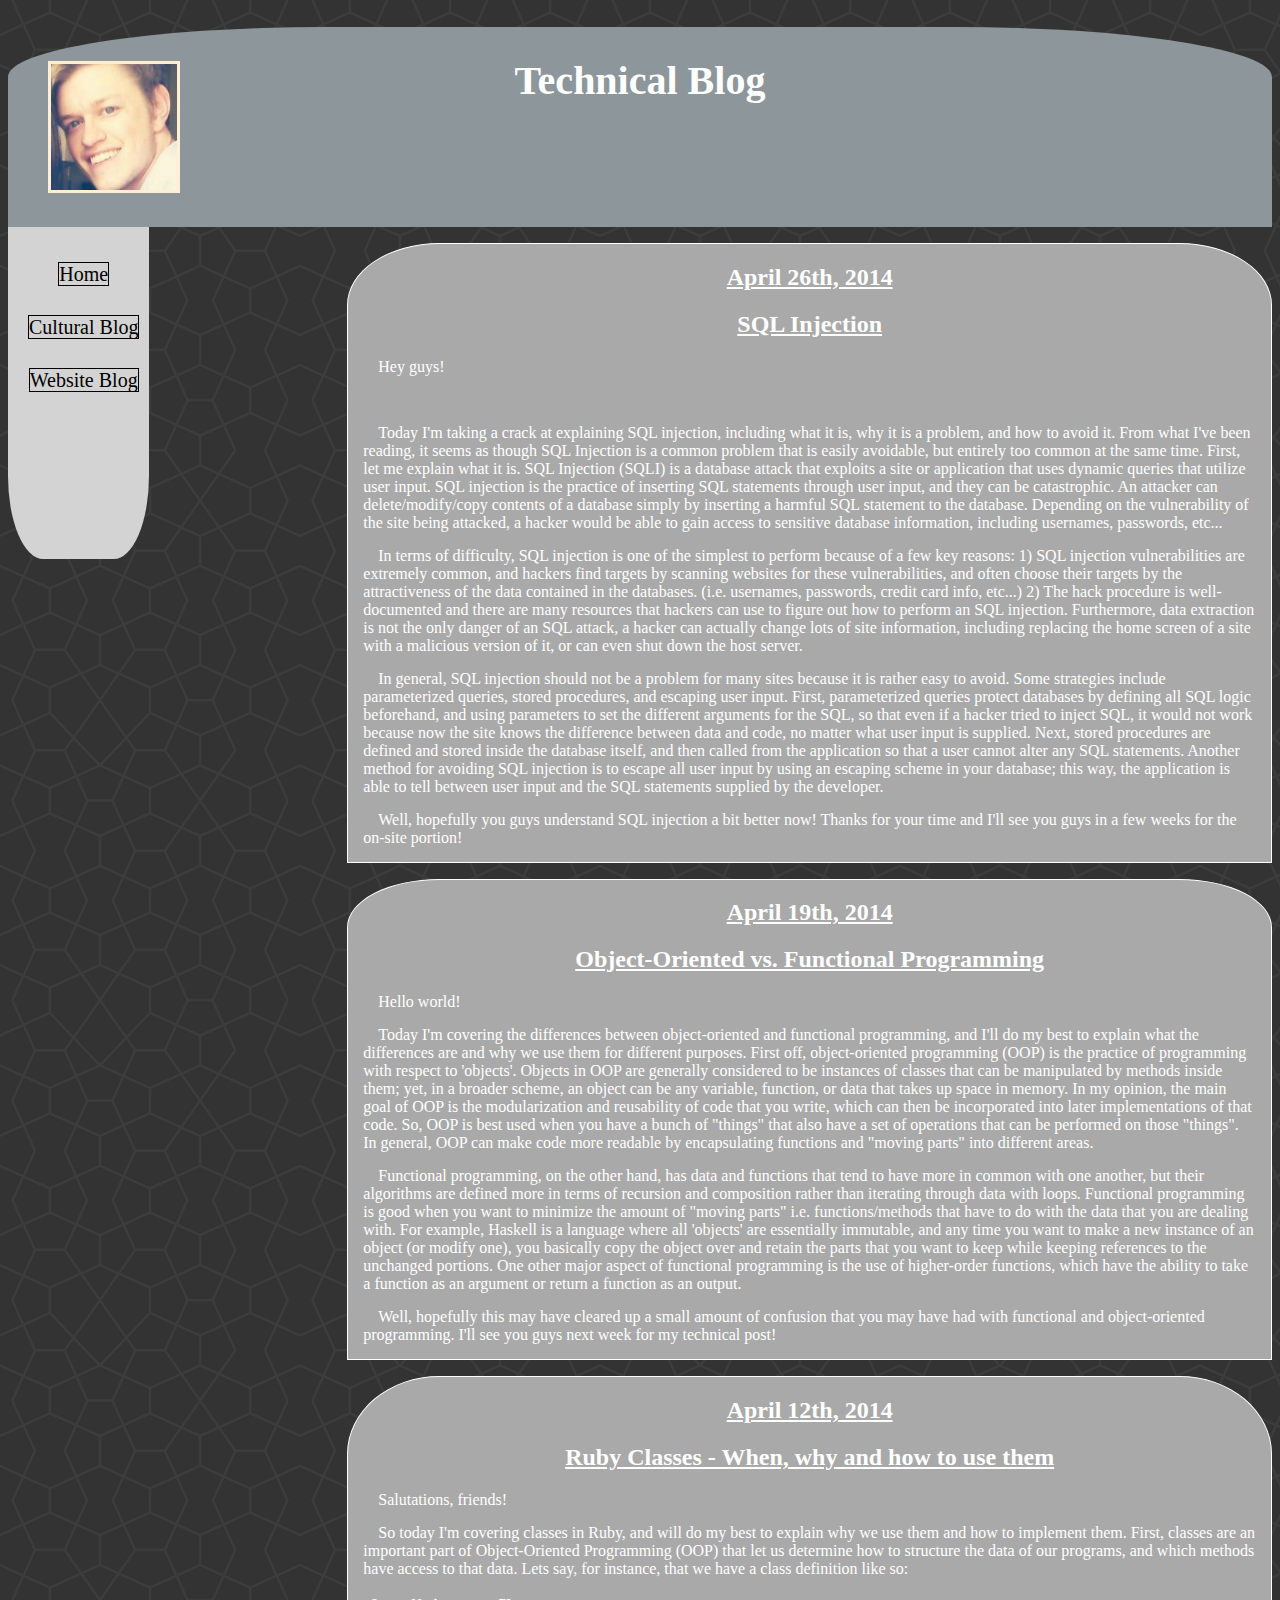
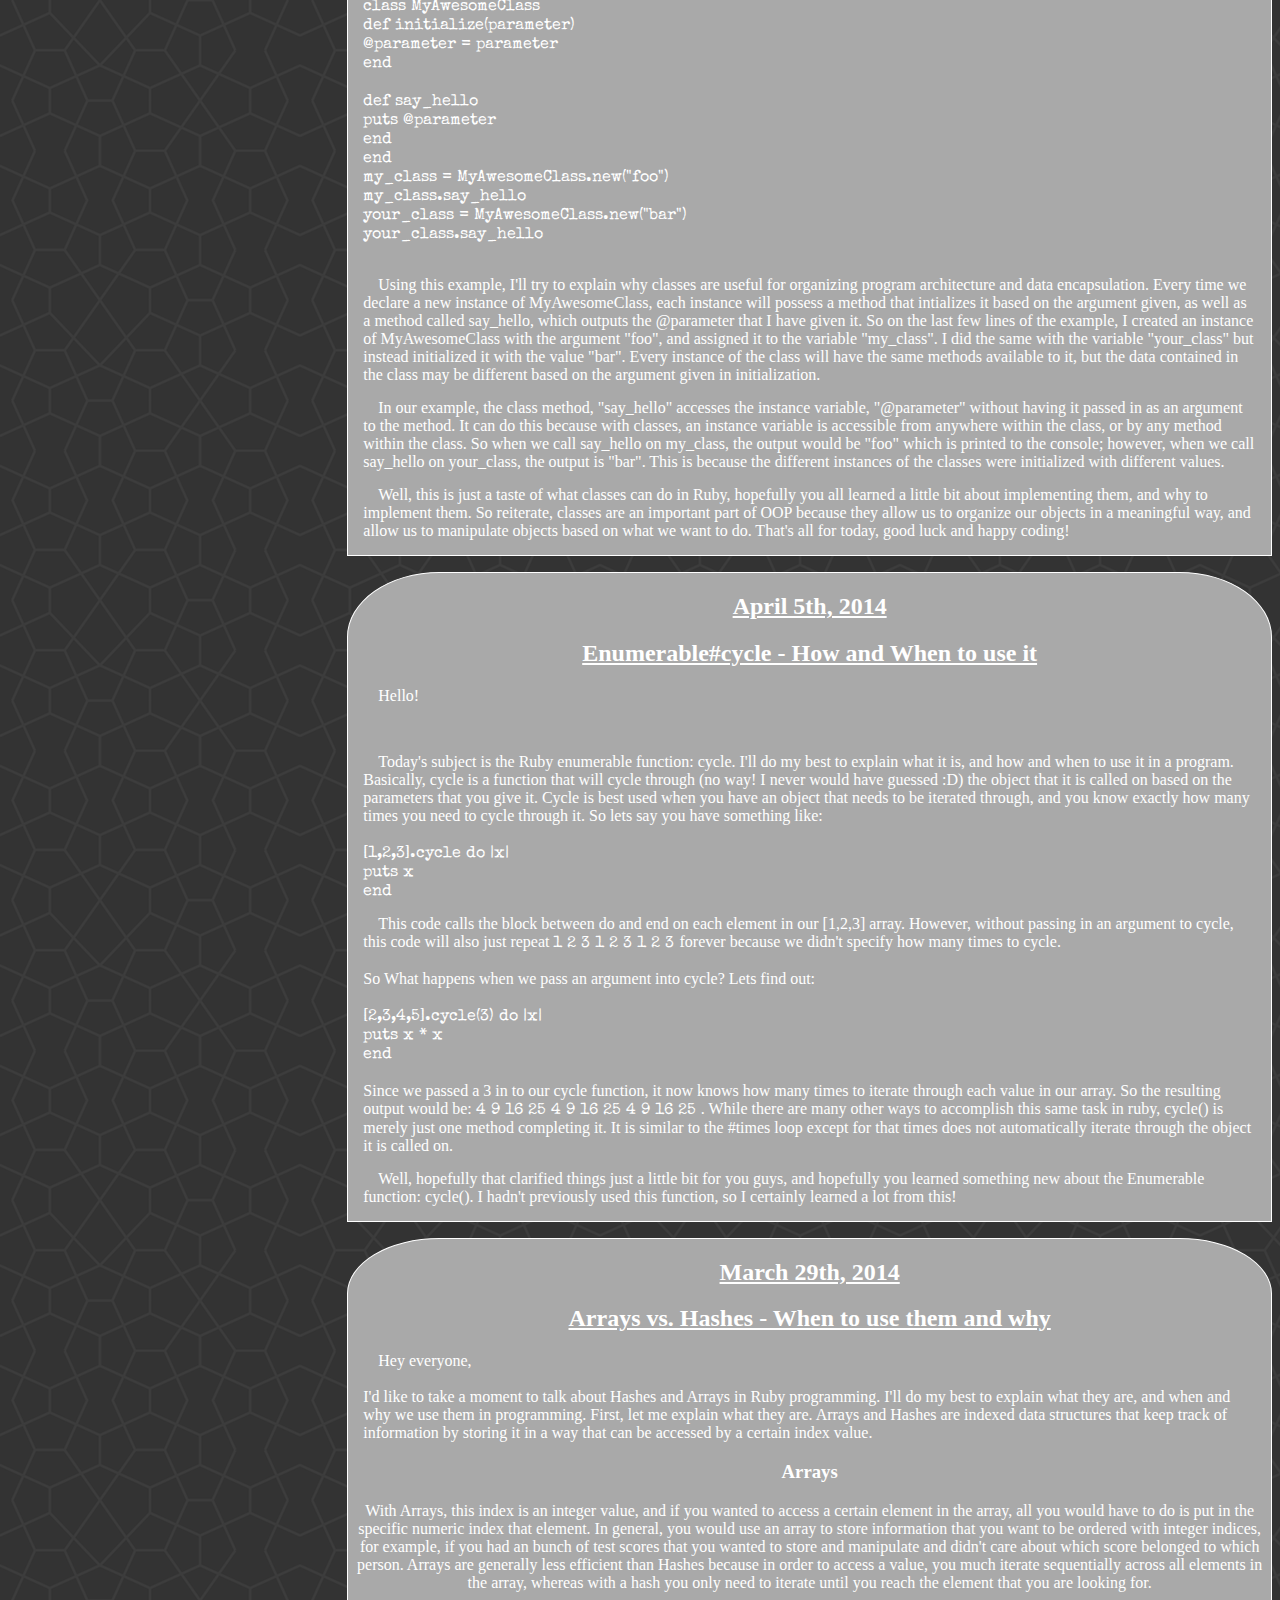
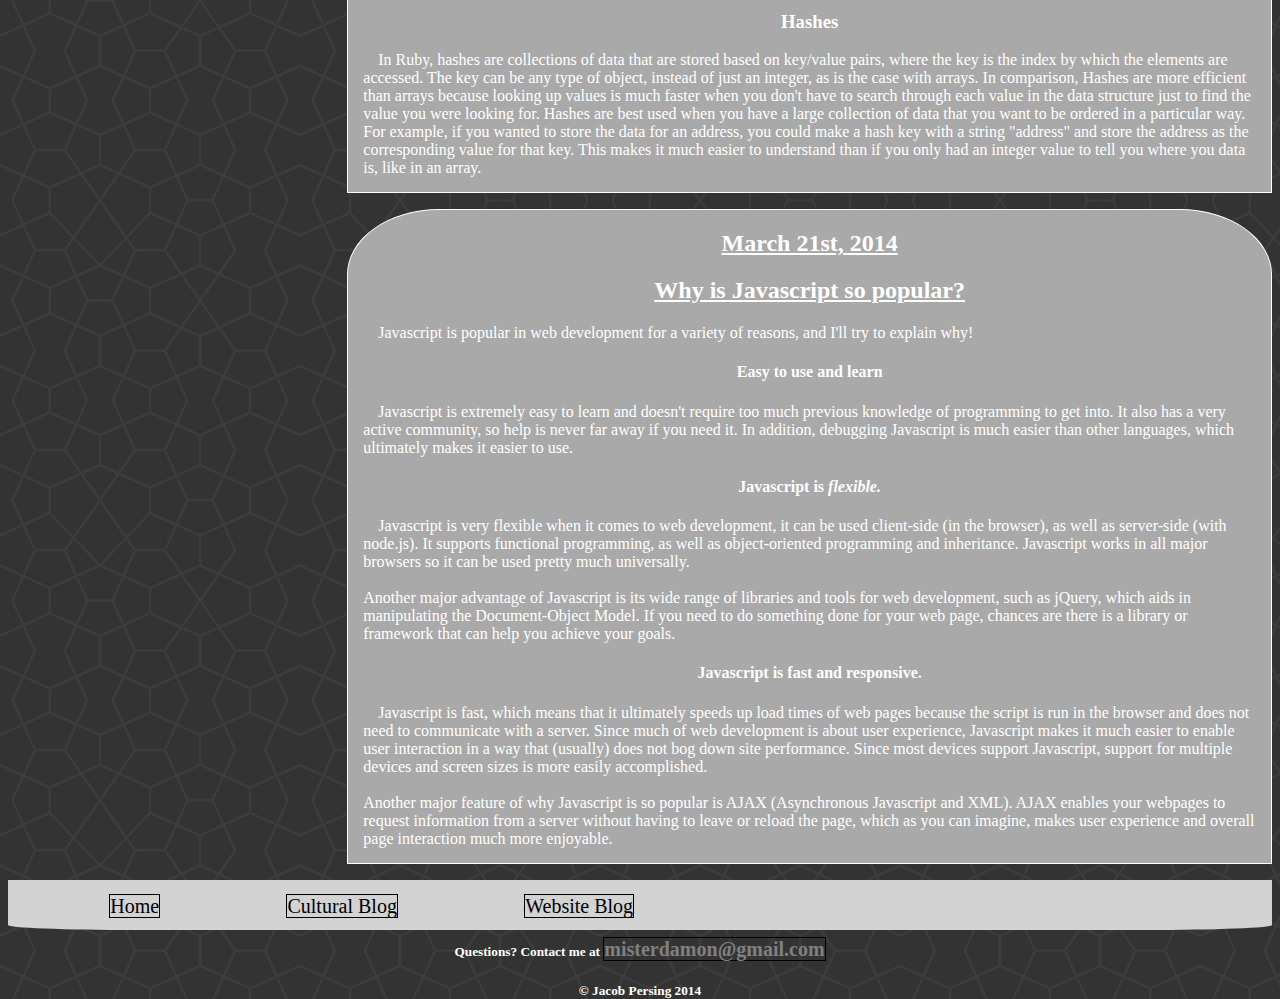
<file: unit1_week2/week2_technical.html>
<!DOCTYPE html>
<html>
<head>
	<title>Technical Blog</title>
	<link rel="stylesheet" href="stylesheets/blog_template.css"/>
	<link href='http://fonts.googleapis.com/css?family=Special+Elite' rel='stylesheet' type='text/css'>
</head>
<body>
	<header id="site_header">
			<h1 id= "header_text">Technical Blog</h1>
			<img id = "myself" src="../unit1_week1/images/mephoto1.jpeg"/>
		</header>

			<div id= "site_nav">
				<ul class= "vertical">
					<li>
						<a href="http://misterdamon.github.io/index.html" 
						id = "home_link">Home</a>
					</li>
					<li>
						<a href="http://misterdamon.github.io/unit1_week2/week2_cultural_blog.html" id="cultural_link">Cultural Blog</a>
					</li>
					<li>
						<a href="http://misterdamon.github.io/unit1_week1/blog_post.html"> Website Blog </a>
					</li>
				</ul>
			</div>

			<section id = "blog_content">
			<h2> April 26th, 2014 </h2>
			<h2> SQL Injection </h2>
			<p> Hey guys! </p> </br>
			<p> Today I'm taking a crack at explaining SQL injection, including what it is, why it is a problem, and how to avoid it. From what I've been reading, it seems as though SQL Injection is a common problem that is easily avoidable, but entirely too common at the same time. First, let me explain what it is. SQL Injection (SQLI) is a database attack that exploits a site or application that uses dynamic queries that utilize user input. SQL injection is the practice of inserting SQL statements through user input, and they can be catastrophic. An attacker can delete/modify/copy contents of a database simply by inserting a harmful SQL statement to the database. Depending on the vulnerability of the site being attacked, a hacker would be able to gain access to sensitive database information, including usernames, passwords, etc... 
			</p>
			<p> In terms of difficulty, SQL injection is one of the simplest to perform because of a few key reasons: 1) SQL injection vulnerabilities are extremely common, and hackers find targets by scanning websites for these vulnerabilities, and often choose their targets by the attractiveness of the data contained in the databases. (i.e. usernames, passwords, credit card info, etc...) 2) The hack procedure is well-documented and there are many resources that hackers can use to figure out how to perform an SQL injection. Furthermore, data extraction is not the only danger of an SQL attack, a hacker can actually change lots of site information, including replacing the home screen of a site with a malicious version of it, or can even shut down the host server. 
			</p>

			<p> In general, SQL injection should not be a problem for many sites because it is rather easy to avoid. Some strategies include parameterized queries, stored procedures, and escaping user input. First, parameterized queries protect databases by defining all SQL logic beforehand, and using parameters to set the different arguments for the SQL, so that even if a hacker tried to inject SQL, it would not work because now the site knows the difference between data and code, no matter what user input is supplied. Next, stored procedures are defined and stored inside the database itself, and then called from the application so that a user cannot alter any SQL statements. Another method for avoiding SQL injection is to escape all user input by using an escaping scheme in your database; this way, the application is able to tell between user input and the SQL statements supplied by the developer. 
			</p>

			<p> Well, hopefully you guys understand SQL injection a bit better now! Thanks for your time and I'll see you guys in a few weeks for the on-site portion! </p>

			</section>
			<section id = "blog_content">
				<h2> April 19th, 2014 </h2>
				<h2> Object-Oriented vs. Functional Programming </h2>
				<p> Hello world! </br> </p>

				<p> Today I'm covering the differences between object-oriented and functional programming, and I'll do my best to explain what the differences are and why we use them for different purposes. First off, object-oriented programming (OOP) is the practice of programming with respect to 'objects'. Objects in OOP are generally considered to be instances of classes that can be manipulated by methods inside them; yet, in a broader scheme, an object can be any variable, function, or data that takes up space in memory. In my opinion, the main goal of OOP is the modularization and reusability of code that you write, which can then be incorporated into later implementations of that code. So, OOP is best used when you have a bunch of "things" that also have a set of operations that can be performed on those "things". In general, OOP can make code more readable by encapsulating functions and "moving parts" into different areas. </p>

				<p> Functional programming, on the other hand, has data and functions that tend to have more in common with one another, but their algorithms are defined more in terms of recursion and composition rather than iterating through data with loops. Functional programming is good when you want to minimize the amount of "moving parts" i.e. functions/methods that have to do with the data that you are dealing with. For example, Haskell is a language where all 'objects' are essentially immutable, and any time you want to make a new instance of an object (or modify one), you basically copy the object over and retain the parts that you want to keep while keeping references to the unchanged portions. One other major aspect of functional programming is the use of higher-order functions, which have the ability to take a function as an argument or return a function as an output. 
				</p>

				<p> Well, hopefully this may have cleared up a small amount of confusion that you may have had with functional and object-oriented programming. I'll see you guys next week for my technical post! </p>
 
				</section>
				<section id = "blog_content">
				<h2> April 12th, 2014 </h2>
				<h2> Ruby Classes - When, why and how to use them </h2>
				<p> Salutations, friends! </p>
				<p> So today I'm covering classes in Ruby, and will do my best to explain why we use them and how to implement them. First, classes are an important part of Object-Oriented Programming (OOP) that let us determine how to structure the data of our programs, and which methods have access to that data. Lets say, for instance, that we have a class definition like so: </br></br>
				<span>
					class MyAwesomeClass </br>
						def initialize(parameter)</br>
							@parameter = parameter</br>
					  end</br></br>

					  def say_hello</br>
					  	puts @parameter</br>
					  end</br>
					end</br>

					my_class = MyAwesomeClass.new("foo")</br>
					my_class.say_hello</br>
					your_class = MyAwesomeClass.new("bar")</br>
					your_class.say_hello</br>

				</span> </br> </p>
				<p> Using this example, I'll try to explain why classes are useful for organizing program architecture and data encapsulation. Every time we declare a new instance of MyAwesomeClass, each instance will possess a method that intializes it based on the argument given, as well as a method called say_hello, which outputs the @parameter that I have given it. So on the last few lines of the example, I created an instance of MyAwesomeClass with the argument "foo", and assigned it to the variable "my_class". I did the same with the variable "your_class" but instead initialized it with the value "bar". Every instance of the class will have the same methods available to it, but the data contained in the class may be different based on the argument given in initialization. </p>

				<p>In our example, the class method, "say_hello" accesses the instance variable, "@parameter" without having it passed in as an argument to the method. It can do this because with classes, an instance variable is accessible from anywhere within the class, or by any method within the class. So when we call say_hello on my_class, the output would be "foo" which is printed to the console; however, when we call say_hello on your_class, the output is "bar". This is because the different instances of the classes were initialized with different values.</p>

				<p> Well, this is just a taste of what classes can do in Ruby, hopefully you all learned a little bit about implementing them, and why to implement them. So reiterate, classes are an important part of OOP because they allow us to organize our objects in a meaningful way, and allow us to manipulate objects based on what we want to do. That's all for today, good luck and happy coding! </p>

				</section>
				<section id = "blog_content">
				<h2> April 5th, 2014 </h2>
				<h2> Enumerable#cycle - How and When to use it </h2>
				<p> Hello! </p> </br> <p>Today's subject is the Ruby enumerable function: cycle. I'll do my best to explain what it is, and how and when to use it in a program. Basically, cycle is a function that will cycle through (no way! I never would have guessed :D) the object that it is called on based on the parameters that you give it. Cycle is best used when you have an object that needs to be iterated through, and you know exactly how many times you need to cycle through it. So lets say you have something like: </br></br>
				<span>
					[1,2,3].cycle do |x| </br>
						puts x </br>
					end
				</span>
				</p>
				<p>
				This code calls the block between do and end on each element in our [1,2,3] array. However, without passing in an argument to cycle, this code will also just repeat <span> 1 2 3 1 2 3 1 2 3 </span> forever because we didn't specify how many times to cycle. </br></br>
				So What happens when we pass an argument into cycle? Lets find out: </br></br>
				<span>[2,3,4,5].cycle(3) do |x| </br>
					puts x * x </br>
				end </br></br>
				</span>
				Since we passed a 3 in to our cycle function, it now knows how many times to iterate through each value in our array. So the resulting output would be:
				<span> 4 9 16 25 4 9 16 25 4 9 16 25 </span>. While there are many other ways to accomplish this same task in ruby, cycle() is merely just one method completing it. It is similar to the #times loop except for that times does not automatically iterate through the object it is called on. 
				</p>
				<p> Well, hopefully that clarified things just a little bit for you guys, and hopefully you learned something new about the Enumerable function: cycle(). I hadn't previously used this function, so I certainly learned a lot from this! 
				</p>
				</section>

				<section id = "blog_content">
					<h2> March 29th, 2014 </h2>
					<h2> Arrays vs. Hashes - When to use them and why </h2>
					<p> Hey everyone, </br> </br> I'd like to take a moment to talk about Hashes and Arrays in Ruby programming. I'll do my best to explain what they are, and when and why we use them in programming. First, let me explain what they are. Arrays and Hashes are indexed data structures that keep track of information by storing it in a way that can be accessed by a certain index value. 
					<h3>Arrays</h3>
					With Arrays, this index is an integer value, and if you wanted to access a certain element in the array, all you would have to do is put in the specific numeric index that element. In general, you would use an array to store information that you want to be ordered with integer indices, for example, if you had an bunch of test scores that you wanted to store and manipulate and didn't care about which score belonged to which person. Arrays are generally less efficient than Hashes because in order to access a value, you much iterate sequentially across all elements in the array, whereas with a hash you only need to iterate until you reach the element that you are looking for. 
					</p>
					<h3>Hashes </h3>
					<p>
						In Ruby, hashes are collections of data that are stored based on key/value pairs, where the key is the index by which the elements are accessed. The key can be any type of object, instead of just an integer, as is the case with arrays. In comparison, Hashes are more efficient than arrays because looking up values is much faster when you don't have to search through each value in the data structure just to find the value you were looking for. Hashes are best used when you have a large collection of data that you want to be ordered in a particular way. For example, if you wanted to store the data for an address, you could make a hash key with a string "address" and store the address as the corresponding value for that key. This makes it much easier to understand than if you only had an integer value to tell you where you data is, like in an array.
					</p>
				</section>
			
				<section id = "blog_content">
					<h2> March 21st, 2014 </h2>
					<h2> Why is Javascript so popular?</h2>
						<p>
						Javascript is popular in web development for a variety of reasons, and I'll try to explain why!
						</p>
							<h4>Easy to use and learn</h4>
								<p>
									Javascript is extremely easy to learn and doesn't require too much previous knowledge of programming to get into. It also has a very active community, so help is never far away if you need it. In addition, debugging Javascript is much easier than other languages, which ultimately makes it easier to use.
								</p>
							<h4>Javascript is <em>flexible.</em></h4>
								<p>
								Javascript is very flexible when it comes to web development, it can be used client-side (in the browser), as well as server-side (with node.js). It supports functional programming, as well as object-oriented programming and inheritance. Javascript works in all major browsers so it can be used pretty much universally. 
								</br>
								</br>
								Another major advantage of Javascript is its wide range of libraries and tools for web development, such as jQuery, which aids in manipulating the Document-Object Model. If you need to do something done for your web page, chances are there is a library or framework that can help you achieve your goals.
								</p>
							<h4> Javascript is <strong>fast</strong> and responsive.</h4>
								<p>
									Javascript is fast, which means that it ultimately speeds up load times of web pages because the script is run in the browser and does not need to communicate with a server. Since much of web development is about user experience, Javascript makes it much easier to enable user interaction in a way that (usually) does not bog down site performance. Since most devices support Javascript, support for multiple devices and screen sizes is more easily accomplished.
									</br>
									</br>
									Another major feature of why Javascript is so popular is AJAX (Asynchronous Javascript and XML). AJAX enables your webpages to request information from a server without having to leave or reload the page, which as you can imagine, makes user experience and overall page interaction much more enjoyable. 
								</p>
				</section>


				
				<div id="footdown" style="clear:both;"></div>
				
				<footer id='foot'>
					<ul id="foot_ul">
						<li class= "foot_link">
							<a href="http://misterdamon.github.io/index.html" 
							id = "home_link">Home</a>
						</li>
						<li class= "foot_link">
							<a href="http://misterdamon.github.io/unit1_week2/week2_cultural_blog.html" id="cultural_link">Cultural Blog</a>
						</li>
						<li class= "foot_link">
							<a href="http://misterdamon.github.io/unit1_week1/blog_post.html"> Website Blog </a>
						</li>
					</ul>
					<h5>
					Questions? Contact me at <a id = "email" href="mailto:misterdamon@gmail.com">misterdamon@gmail.com</a>
					</h5>
					<h5> &copy; Jacob Persing 2014 </h5>
				</footer>
			

	</body>

</html>
</file>
<file: unit1_week1/practice/stylesheets/styles.css>
/* General Styles */
html, body, div, span, applet, object, iframe,
h1, h2, h3, h4, h5, h6, p, blockquote, pre,
a, abbr, acronym, address, big, cite, code,
del, dfn, em, img, ins, kbd, q, s, samp,
small, strike, strong, sub, sup, tt, var,
b, u, i, center,
dl, dt, dd, ol, ul, li,
fieldset, form, label, legend,
table, caption, tbody, tfoot, thead, tr, th, td,
article, aside, canvas, details, embed, 
figure, figcaption, footer, header, hgroup, 
menu, nav, output, ruby, section, summary,
time, mark, audio, video {
  margin: 0;
  padding: 0;
  border: 0;
  font-size: 100%;
  font: inherit;
  vertical-align: baseline;
}
/* HTML5 display-role reset for older browsers */
article, aside, details, figcaption, figure, 
footer, header, hgroup, menu, nav, section {
  display: block;
}
body {
  line-height: 1;
}
ol, ul {
  list-style: none;
}
blockquote, q {
  quotes: none;
}
blockquote:before, blockquote:after,
q:before, q:after {
  content: '';
  content: none;
}
table {
  border-collapse: collapse;
  border-spacing: 0;
}

/*style for site*/
body {
  font-family: 'Montez', sans-serif;;
  background-color: rgb(241, 241, 241);
  font-size: 16px;
  font-weight: 300;
  line-height: 1.2em;
  margin: 0px auto;
  min-width: 300px;
  max-width: 100%;
}


p {
  margin: 1em;
}

a {
  color: #1D766F;
  text-decoration: none;
}

a:hover{
  background-color:blue;
  color:grey
}

h1 {
  font-size: 2.2em;
  float: left;
  line-height: 75px;
}

h2 {
  background-color: rgb(60, 60, 60);
  color: #FFF;
  font-size: 2.4em;
  font-weight: 400;
  line-height: 80px;
  margin: 0 0 0.5em 0;
  text-align: center;
}

h3 {
  font-size: 1.4em;
  font-weight: 700;
  margin: 0 0 0.3em 0;
  text-align: center;
}

h4 {
  color: rgb(120, 120, 120);
  font-size: 1em;
  text-align: center;
}

/* Navigation */
.nav li {
  float: left;
}
.nav li a {
  color: #fff;
  margin: 0 10px;
  padding: 5px 10px;
  text-decoration: none;
}

.jump {
  color: #565656;
  font-size: 70px;
  line-height: 80px;
  position: absolute;
  text-decoration: none;
  top: 0;
}
.jump.up {
  left: 15px;
}
.jump.down {
  right: 15px;
}


/* Header */
#header {
  background-color: #009D92;
  padding: 10px;
}
#header h1 {
  color: #FFEECC;
  background: url('../images/icons/it.png') no-repeat 0 50%;
  padding-left: 40px;
}
#header .nav {
  float: right;
  font-size: 1.2em;
  margin-left: 20px;
}
#header .nav li {
  line-height: 75px;
}

#header:after {
  /* clearfix hack */
  content: "";
  display: table;
  clear: both;
}


/* Main */
#main div {
  margin-bottom: 1em;
  position: relative;
}
#main div.wrapper{
    width: 100%;
    max-width:1400px;
    margin: 0 auto;
}

#main section:after {
  /* clearfix hack */
  content: "";
  display: table;
  clear: both;
}


/* Famous Women */
#famous div.woman {
  background-color: white;
  float: left;
  min-height: 250px;
  margin: 1%;
  padding: 2%;
  width: 27.33%;
}

#famous div.break {
  clear: both;
}

#famous div img {
  display: block;
  margin: 1em auto;
  width: 100%;
}


/* Organizations */
#organizations {
  clear: both;
}

#organizations ul {
  margin: 50px;
  position: relative;
}
#organizations ul li {
  font-size: 1.2em;
  line-height: 1.3em;
  margin-bottom: 1em;
  padding-left: 5px;
  max-width: 50%;
}
#organizations img {
  position: absolute;
  right: 20px;
  top: 0;
  display: none;
  max-width: 40%;
}
#organizations li:hover img {
  display: block;
}

/* Fun Facts */
#facts ul {
  margin: 50px;
}
#facts ul li {
  font-size: 1.2em;
  line-height: 1.3em;
  margin-bottom: 1em;
  padding-left: 5px;
}



/* Footer */
#footer {
  background-color: #00665F;
}

#footer .nav {
  float: left;
  font-size: 1.1em;
  margin: 10px;
}

#footer:after {
  /* clearfix hack */
  content: "";
  display: table;
  clear: both;
}
</file>
<file: unit1_week2/stylesheets/blog_template.css>
body{
	min-width:570px;
	max-width:100%;
	background-image:url("../../unit1_week1/images/congruent_outline.png");
	color:white;
	background-repeat:horizontal;
}

header{
	height:200px;
	background-color:rgb(141, 151, 155);
	margin-top:20px;
	font-size:20px;
	border-top-right-radius: 25%;
	border-top-left-radius: 25%;
}

li {
	text-align:center;
	padding: 20px 0px 10px 0px;
	margin-right:10px;
	margin-left:-20px;
}

a {
	font-size:20px;
	color:black;
	text-decoration:none;
	border:1px solid black;


}

a:hover{
	background-color:rgb(141, 151, 155);
	border:1px solid black;
	border-radius:25%;
}

h2{
	text-align:center;
	text-decoration:underline;
}


footer{
	background-color:lightgrey;
	height:50px;
	max-width:100%;
	border-bottom-left-radius: 10%;
	border-bottom-right-radius: 10%;
}

h5 {
	margin-top:20px;
	text-align:center;
}

p {
	margin: 15px;
	text-indent:15px;
	text-align:left;
}

span {
	font-family:'Special Elite';
}
.foot_link {

	padding-top:10px;
	display:inline;
	margin: 5%;
}

.sec {
	clear:both;
	text-align:left;
	display:block;
	max-width:100%;
}

.td_img {
	height:120px;
	width:auto;
}

.vertical{
	height:300px;
	text-align:center;
	list-style-type:none;
	text-decoration: none;
}

#blog_content{
	margin-top:1em;
	background-color: darkgrey;
	margin-left:none;
	max-width:73%;
	float:right;
	text-align:center;
	display:inline;
	border: 1px solid white;
	position: relative;
	border-top-right-radius: 10%;
	border-top-left-radius: 10%;
}

#email{
	color:grey;
}



#site_nav{
	padding-left:-10px;
	display:inline-block;
	max-width:30%;
	min-width:24%%;
	background-color:lightgrey;
	max-height:20%;
	border-bottom-left-radius: 25%;
	border-bottom-right-radius: 25%;
}


#myself{
	border:3px solid papayawhip;
	max-width:10%;
	margin:-3.5em 0em 0em 2em;
	height:auto;
	float:left;
	display:inline;
	position: relative;
}

#header_text{
	text-align:center;
	padding-top:30px;
	min-width:75%;
}

#foot_ul{
	padding-top:15px;
}
</file>
<file: blog/cheatsheet1.css>
header{
	font-size:35px;
	text-align:center;
}
h2 {
  height: 50px;
  background-color: grey;
  color:white;
  font-size:25px;
  text-align:center;
  padding:auto;
  
  }
span{
	border:1px solid black;
}

p {
	margin:20px;
}
h4{
	font-size:25px;
	margin:0px;
}
.code{
	font-family:'Titillium Web';
	font-weight:bold;
	background-color:lightblue;
	display:inline-block;
	margin:20px;
	padding:10px;
	border:1px solid black;
}
</file>
<file: unit1_week1/stylesheets/dbc2.css>
body{
	background-color:papayawhip;
	max-width:100%;
}

a {
	text-decoration: none;
}

a:hover{
	font-size:20px;
}

a:visited{
	color:red;
}

ul#nav_ul{
	list-style-type: none;
	margin-left:-40px;
}

li{
	padding:10px 10px 10px 10px;
}

.icon_photo{
	height:100px;
	width:auto;
	float:left;
	margin:-10px 0px 0px 10px;
}

.cat{
	height:100px;
	width:auto;
	margin-top:50px;
}

#header{
	width:100%;
	background-color:cadetblue;
	padding: 20px 0px 20px 0px;
	text-align:center;
	position: relative;
}

#nav{
	text-align: center;
}

#aside_bar{
	min-width:25%;
	max-width:50%;
	background-color:lightgrey;
	padding-top:20px;
	height:100%;
  float:left;
}

#article {
	border:1.5px solid black;
	float:right;
	max-width:74.7%;
	text-align:left;
	height:100%;
}

#bold {
	font-weight:bold;
}

#image{
	position:relative;
}

#caption{
	position:absolute;
	left:55px;
	font-weight:bold;
}

#footer{
	width:100%;
	margin: 5px 0px 2px 0px;
	background-color:cadetblue;
	border-radius:20%;
	text-align:center;
}
</file>
<file: unit1_week1/stylesheets/p0_gps1.1.css>
/* Jacob Persing
this is the css file for my first guided-pairing session*/
        h1 { 
          color: mediumblue;
          text-decoration: underline;
        }
        
        h2 {
          color: mediumblue;
          text-decoration: underline;
        }
        
        .bold { 
          font-weight: bold;
          color: cadetblue;
        }
        
        .emphasize {
          font-style: italic;
        }
        
        .bolder {
          font-weight: bold;
        }
        
        h3 {
          text-decoration: underline;
          color: cadetblue;
        }
        
        #goals_list {
          text-align: left;
        }
        
        .box {
          border: 1px dashed black;
          text-align:center;
          border-radius:10%;
        }
</file>
